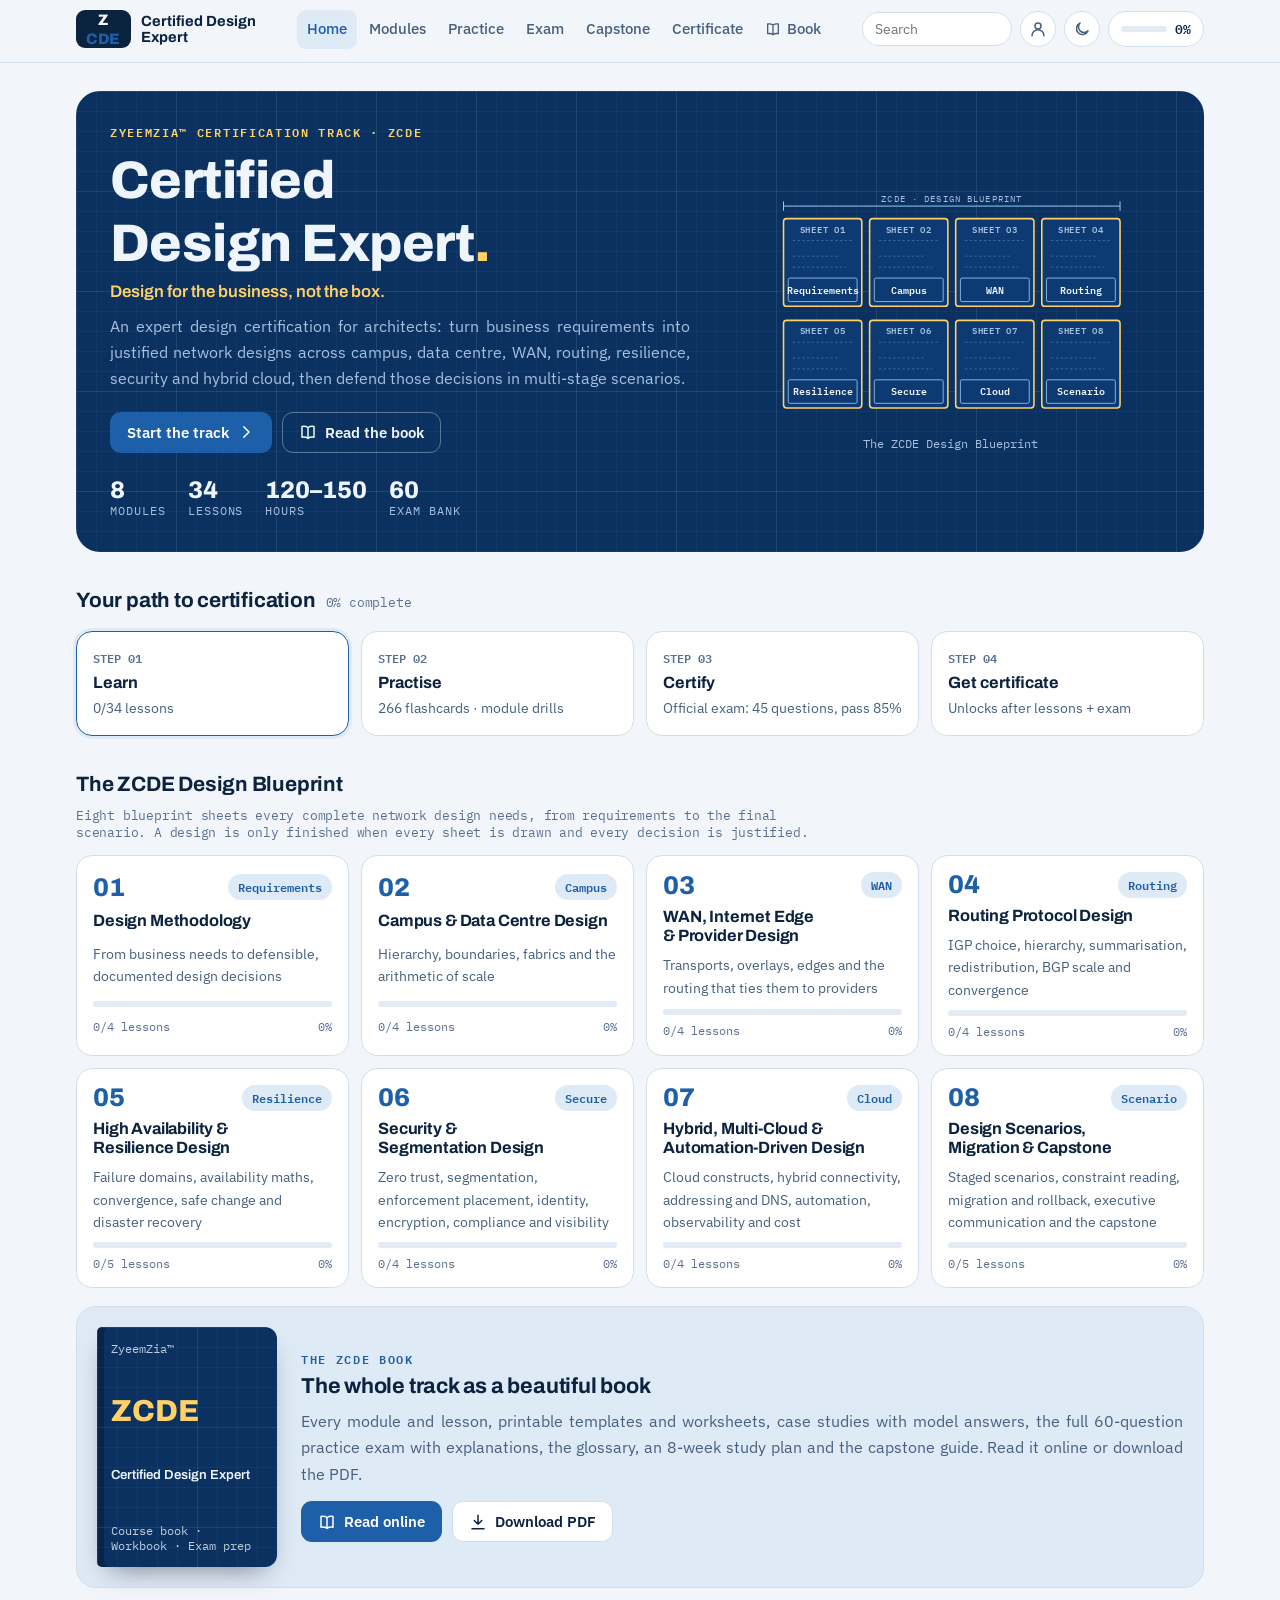
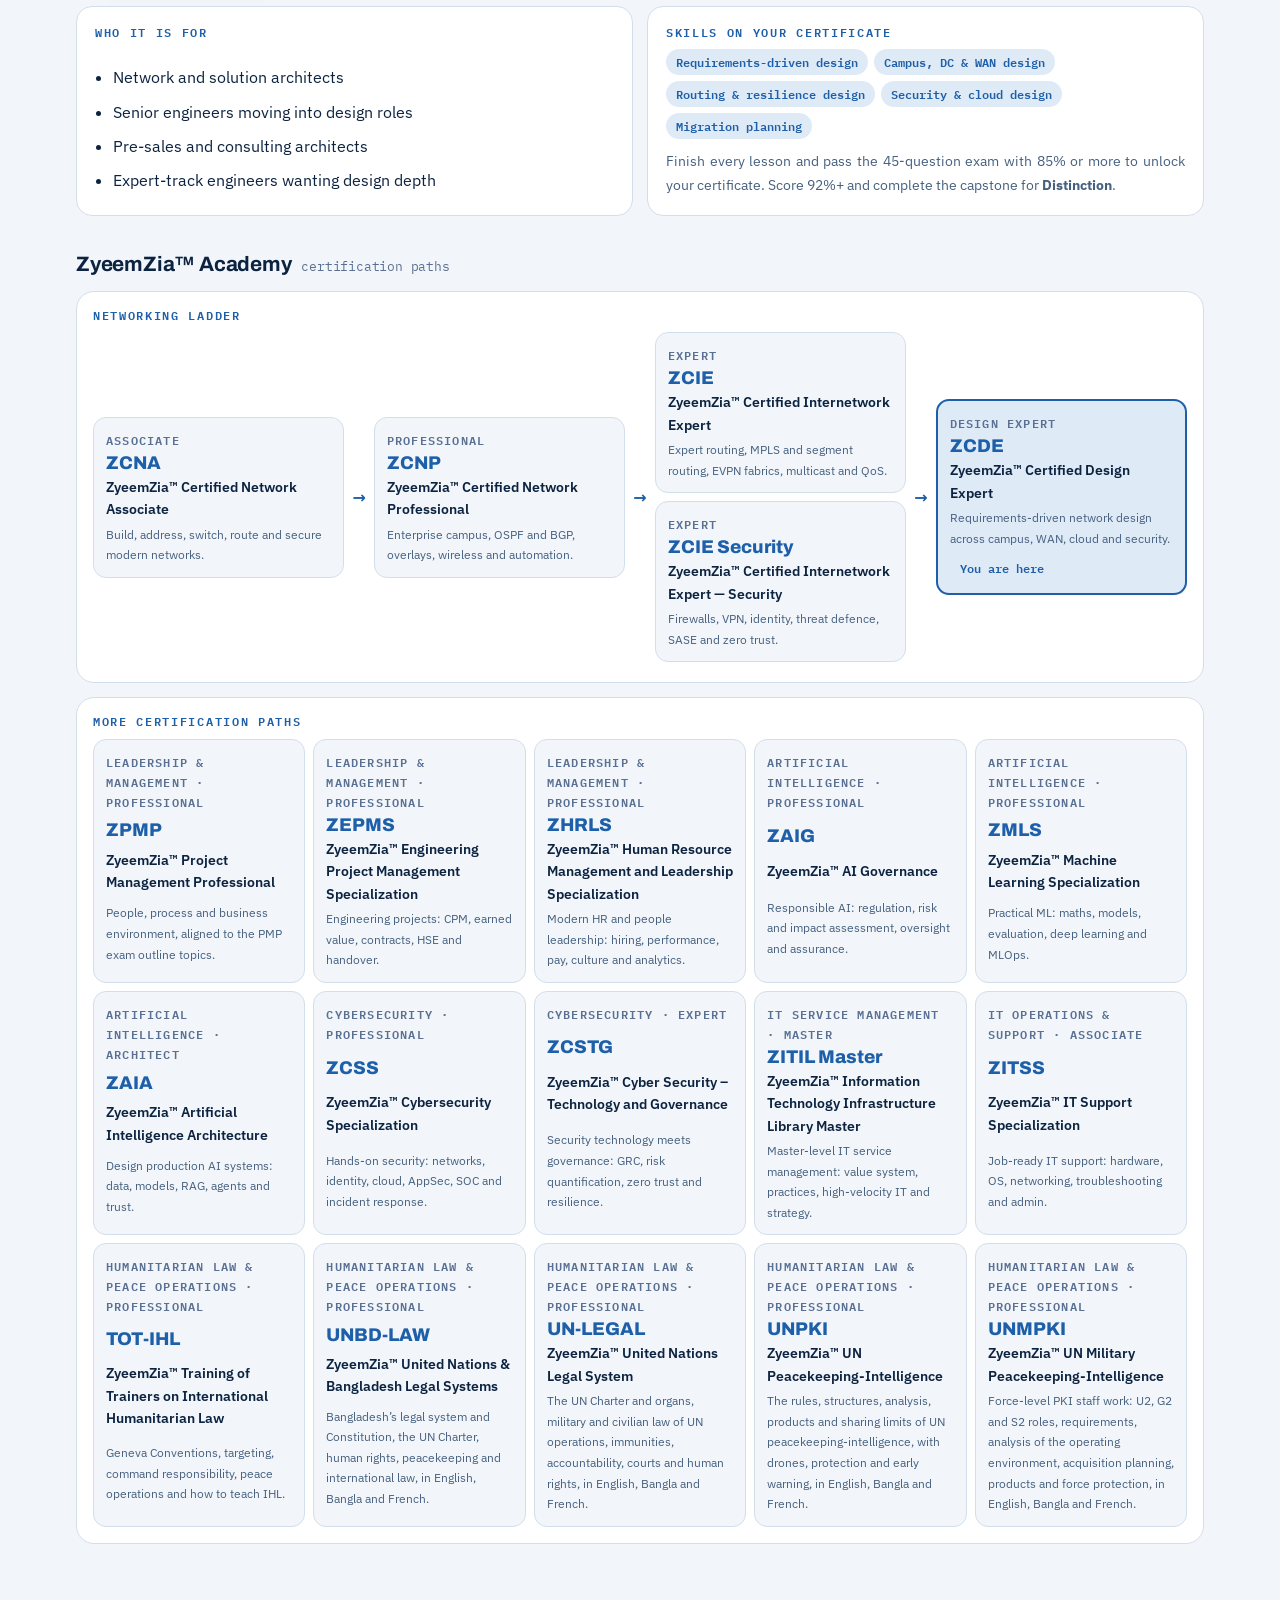
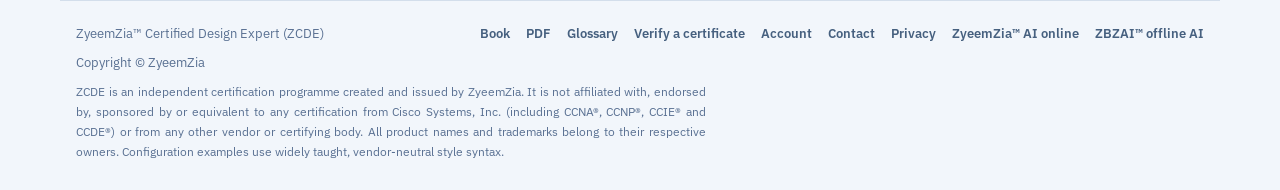
<file: index.html>
<!doctype html>
<html lang="en">
<head>
<meta charset="utf-8">
<meta name="viewport" content="width=device-width, initial-scale=1, viewport-fit=cover">
<title>ZyeemZia™ Certified Design Expert (ZCDE)</title>
<meta name="description" content="ZyeemZia™ Certified Design Expert (ZCDE): requirements-driven network design across campus, data centre, WAN, routing, resilience, security, hybrid cloud and migration scenarios. Free online course, smart book and certificate. Independent programme, not affiliated with Cisco.">
<meta name="author" content="ZyeemZia">
<meta name="theme-color" content="#0b3160">
<link rel="icon" href="favicon.svg" type="image/svg+xml">
<link rel="canonical" href="https://zcde.zyeemzia.com/">
<meta property="og:type" content="website">
<meta property="og:site_name" content="ZyeemZia™ Certification Tracks">
<meta property="og:title" content="ZyeemZia™ Certified Design Expert (ZCDE)">
<meta property="og:description" content="ZyeemZia™ Certified Design Expert (ZCDE): requirements-driven network design across campus, data centre, WAN, routing, resilience, security, hybrid cloud and migration scenarios. Free online course, smart book and certificate. Independent programme, not affiliated with Cisco.">
<meta property="og:url" content="https://zcde.zyeemzia.com/">
<meta property="og:image" content="https://zcde.zyeemzia.com/og-image.png">
<meta property="og:image:width" content="1200">
<meta property="og:image:height" content="630">
<meta name="twitter:card" content="summary_large_image">
<meta name="twitter:image" content="https://zcde.zyeemzia.com/og-image.png">
<script>try{var z=JSON.parse(localStorage.getItem("zcde.v1")||"{}").theme;if(z==="dark"||z==="light")document.documentElement.setAttribute("data-theme",z)}catch(e){}</script>
<link rel="stylesheet" href="fonts.css?v=66d4b9ed12">
<link rel="stylesheet" href="theme.css?v=c5b45040cc">
<link rel="preload" href="fonts/IBMPlexSans-400-latin-a68a20.woff2" as="font" type="font/woff2" crossorigin>
<link rel="preload" href="fonts/Archivo-600-latin-79dc5e.woff2" as="font" type="font/woff2" crossorigin>
<link rel="stylesheet" href="app.css?v=2059a68e38">
</head>
<body>
<header class="topbar">
  <div class="topbar-in">
    <a class="brand" href="#home" aria-label="ZCDE home"><span class="brand-mark">Z<i>CDE</i></span><span class="brand-text"><b>Certified Design Expert</b><small>ZyeemZia™ Certification Track</small></span></a>
    <nav class="mainnav" id="mainnav" aria-label="Main"></nav>
    <div class="top-tools">
      <form class="search" id="searchForm" role="search"><input id="searchInput" type="search" placeholder="Search" aria-label="Search lessons and terms"></form>
      <a class="icon-btn search-icon" href="#search/" aria-label="Search"><svg viewBox="0 0 24 24" fill="none" stroke="currentColor" stroke-width="2" stroke-linecap="round" aria-hidden="true"><circle cx="11" cy="11" r="7"/><path d="M20 20l-4-4"/></svg></a>
      <a class="icon-btn" id="acctBtn" href="#account" aria-label="Sign in"></a>
      <button class="icon-btn" id="themeBtn" type="button" aria-label="Toggle dark mode"></button>
      <a class="prog-chip" id="progChip" href="#settings" aria-label="Your progress"></a>
    </div>
  </div>
  <div class="read-bar" id="readBar"></div>
</header>
<main id="view" class="view" tabindex="-1"><div class="boot" aria-label="Loading the course"><i></i><i></i><i></i></div></main>
<footer class="site-foot">
  <div class="row"><span>ZyeemZia™ Certified Design Expert (ZCDE)</span><span style="display:flex;gap:16px;flex-wrap:wrap"><a href="book.html" target="_blank" rel="noopener">Book</a><a href="ZCDE-Book.pdf" download>PDF</a><a href="#glossary">Glossary</a><a href="#verify/">Verify a certificate</a><a href="#account">Account</a><a href="#contact">Contact</a><a href="privacy.html">Privacy</a><a href="https://ai.zyeemzia.com/" target="_blank" rel="noopener">ZyeemZia™ AI online</a><a href="https://zbzai.zyeemzia.com/" target="_blank" rel="noopener">ZBZAI™ offline AI</a></span><span>Copyright © ZyeemZia</span></div>
  <p class="disc" id="disc"></p>
</footer>
<nav class="tabbar" id="tabbar" aria-label="Main mobile"></nav>
<div class="toast" id="toast" role="status" aria-live="polite" hidden></div>
<script defer src="core.js?v=756f940ff2"></script>
<script defer src="figures.js?v=d0575e00c2"></script>
<script defer src="family.js?v=e2194631f1"></script>
<script defer src="data/track.js?v=23aff2ddfd"></script>
<script defer src="data/m1-4.js?v=42b3993f27"></script>
<script defer src="data/m5-8.js?v=8be7a799c5"></script>
<script defer src="app.js?v=317a90ee0c"></script>
<script>/* ZyeemZia house style: justified writing. Paragraphs and list text that read left-aligned are justified; centred text, headings, buttons and columns too narrow to justify cleanly stay as they are. Copyright © ZyeemZia */(function(){var S='p,li,dd,blockquote';function j(r){if(!r||!r.querySelectorAll)return;var L=r.querySelectorAll(S);for(var i=0;i<L.length;i++){var e=L[i];if(e.getAttribute('data-zj'))continue;e.setAttribute('data-zj','1');var a=getComputedStyle(e).textAlign;if(a==='start'||a==='left'||a==='-webkit-auto'){var w=e.clientWidth;if(!w||w>=280)e.style.textAlign='justify'}}}function go(){j(document);if(!window.MutationObserver)return;new MutationObserver(function(m){for(var i=0;i<m.length;i++){var N=m[i].addedNodes;for(var k=0;k<N.length;k++){var n=N[k];if(n.nodeType===1)j(n.matches&&n.matches(S)?n.parentNode:n)}}}).observe(document.body,{childList:true,subtree:true})}if(document.readyState==='loading')document.addEventListener('DOMContentLoaded',go);else go()})()</script>
</body>
</html>
</file>
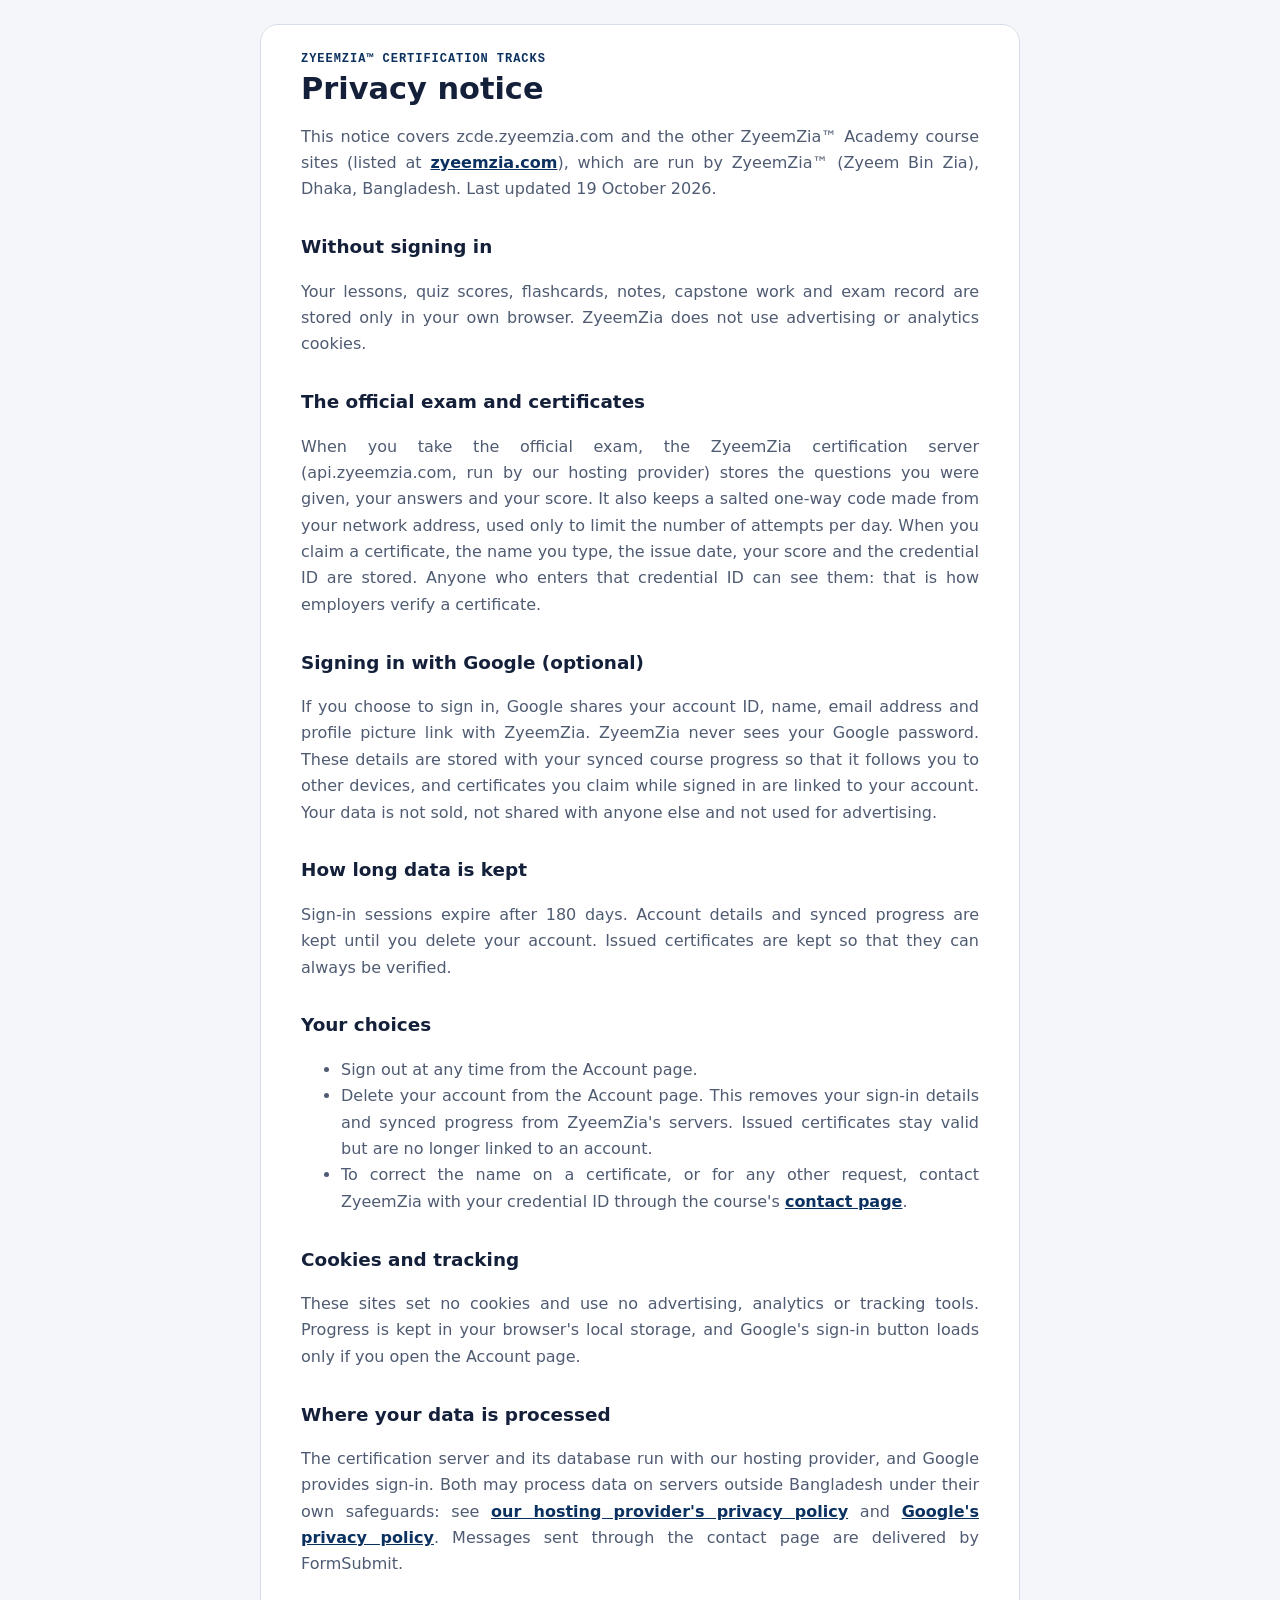
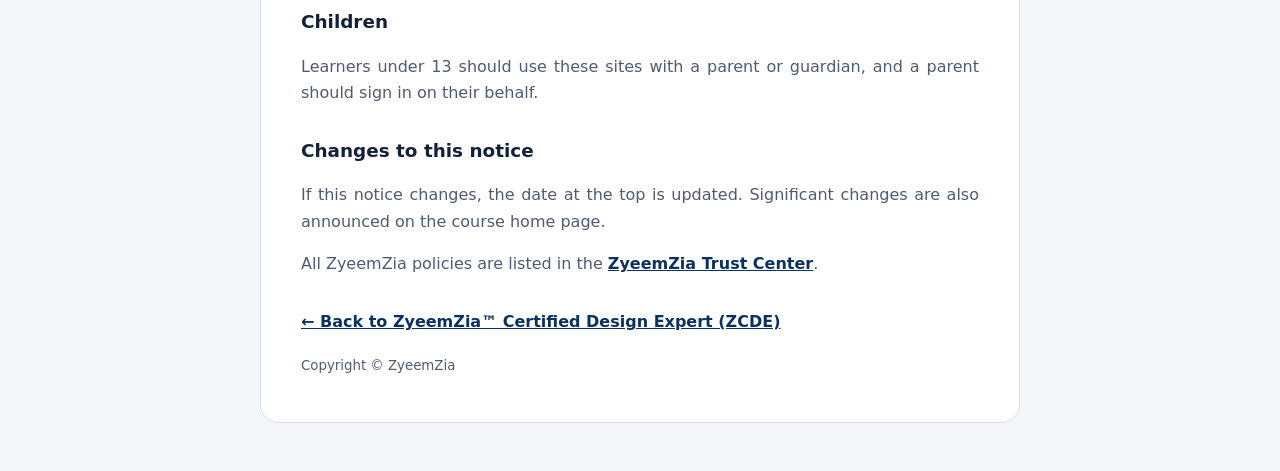
<file: privacy.html>
<!doctype html>
<html lang="en"><head><meta charset="utf-8"><meta name="viewport" content="width=device-width, initial-scale=1">
<title>Privacy notice · ZyeemZia™ ZCDE</title><meta name="description" content="How the ZyeemZia certification tracks handle your data."><link rel="icon" href="favicon.svg" type="image/svg+xml">
<style>:root{--bg:#f4f6f9;--card:#fff;--ink:#14203a;--mut:#4f5b72;--line:#d8dee8;--acc:#0b3160}@media (prefers-color-scheme:dark){:root{--bg:#0b1120;--card:#121a2c;--ink:#e8edf6;--mut:#a6b2c8;--line:#26324a;--acc:#ffd166;color-scheme:dark}}
*{box-sizing:border-box}body{margin:0;background:var(--bg);color:var(--ink);font:16px/1.65 "Segoe UI",system-ui,sans-serif;padding:24px 16px 48px}main{max-width:760px;margin:0 auto;background:var(--card);border:1px solid var(--line);border-radius:18px;padding:28px clamp(18px,5vw,40px)}
h1{font-size:1.9rem;line-height:1.2;margin:.2em 0 .4em}h2{font-size:1.15rem;margin:1.6em 0 .3em}p,li{color:var(--mut)}a{color:var(--acc);font-weight:600}.eb{font:700 .75rem/1 ui-monospace,Consolas,monospace;letter-spacing:.08em;text-transform:uppercase;color:var(--acc)}small{color:var(--mut)}</style><link rel="canonical" href="https://zcde.zyeemzia.com/privacy.html">
</head>
<body><main>
<div class="eb">ZyeemZia™ certification tracks</div>
<h1>Privacy notice</h1>
<p>This notice covers zcde.zyeemzia.com and the other ZyeemZia™ Academy course sites (listed at <a href="https://zyeemzia.com/#academy">zyeemzia.com</a>), which are run by ZyeemZia™ (Zyeem Bin Zia), Dhaka, Bangladesh. Last updated 19 October 2026.</p>
<h2>Without signing in</h2>
<p>Your lessons, quiz scores, flashcards, notes, capstone work and exam record are stored only in your own browser. ZyeemZia does not use advertising or analytics cookies.</p>
<h2>The official exam and certificates</h2>
<p>When you take the official exam, the ZyeemZia certification server (api.zyeemzia.com, run by our hosting provider) stores the questions you were given, your answers and your score. It also keeps a salted one-way code made from your network address, used only to limit the number of attempts per day. When you claim a certificate, the name you type, the issue date, your score and the credential ID are stored. Anyone who enters that credential ID can see them: that is how employers verify a certificate.</p>
<h2>Signing in with Google (optional)</h2>
<p>If you choose to sign in, Google shares your account ID, name, email address and profile picture link with ZyeemZia. ZyeemZia never sees your Google password. These details are stored with your synced course progress so that it follows you to other devices, and certificates you claim while signed in are linked to your account. Your data is not sold, not shared with anyone else and not used for advertising.</p>
<h2>How long data is kept</h2>
<p>Sign-in sessions expire after 180 days. Account details and synced progress are kept until you delete your account. Issued certificates are kept so that they can always be verified.</p>
<h2>Your choices</h2>
<ul><li>Sign out at any time from the Account page.</li><li>Delete your account from the Account page. This removes your sign-in details and synced progress from ZyeemZia's servers. Issued certificates stay valid but are no longer linked to an account.</li><li>To correct the name on a certificate, or for any other request, contact ZyeemZia with your credential ID through the course's <a href="./#contact">contact page</a>.</li></ul>
<h2>Cookies and tracking</h2>
<p>These sites set no cookies and use no advertising, analytics or tracking tools. Progress is kept in your browser's local storage, and Google's sign-in button loads only if you open the Account page.</p>
<h2>Where your data is processed</h2>
<p>The certification server and its database run with our hosting provider, and Google provides sign-in. Both may process data on servers outside Bangladesh under their own safeguards: see <a href="https://www.cloudflare.com/privacypolicy/">our hosting provider's privacy policy</a> and <a href="https://policies.google.com/privacy">Google's privacy policy</a>. Messages sent through the contact page are delivered by FormSubmit.</p>
<h2>Children</h2>
<p>Learners under 13 should use these sites with a parent or guardian, and a parent should sign in on their behalf.</p>
<h2>Changes to this notice</h2>
<p>If this notice changes, the date at the top is updated. Significant changes are also announced on the course home page.</p>
<p>All ZyeemZia policies are listed in the <a href="https://policy.zyeemzia.com/">ZyeemZia Trust Center</a>.</p>
<p style="margin-top:2em"><a href="./">← Back to ZyeemZia™ Certified Design Expert (ZCDE)</a></p>
<p><small>Copyright © ZyeemZia</small></p>
</main><script>/* ZyeemZia house style: justified writing. Paragraphs and list text that read left-aligned are justified; centred text, headings, buttons and columns too narrow to justify cleanly stay as they are. Copyright © ZyeemZia */(function(){var S='p,li,dd,blockquote';function j(r){if(!r||!r.querySelectorAll)return;var L=r.querySelectorAll(S);for(var i=0;i<L.length;i++){var e=L[i];if(e.getAttribute('data-zj'))continue;e.setAttribute('data-zj','1');var a=getComputedStyle(e).textAlign;if(a==='start'||a==='left'||a==='-webkit-auto'){var w=e.clientWidth;if(!w||w>=280)e.style.textAlign='justify'}}}function go(){j(document);if(!window.MutationObserver)return;new MutationObserver(function(m){for(var i=0;i<m.length;i++){var N=m[i].addedNodes;for(var k=0;k<N.length;k++){var n=N[k];if(n.nodeType===1)j(n.matches&&n.matches(S)?n.parentNode:n)}}}).observe(document.body,{childList:true,subtree:true})}if(document.readyState==='loading')document.addEventListener('DOMContentLoaded',go);else go()})()</script>
</body></html>
</file>
<file: fonts.css>
/* Bundled Google Fonts (SIL Open Font License) for offline use and PDF printing */
@font-face {
  font-family: 'Archivo';
  font-style: normal;
  font-weight: 600;
  font-stretch: 100%;
  font-display: swap;
  src: url(fonts/Archivo-600-latin-ext-20ba07.woff2) format('woff2');
  unicode-range: U+0100-02BA, U+02BD-02C5, U+02C7-02CC, U+02CE-02D7, U+02DD-02FF, U+0304, U+0308, U+0329, U+1D00-1DBF, U+1E00-1E9F, U+1EF2-1EFF, U+2020, U+20A0-20AB, U+20AD-20C4, U+2113, U+2C60-2C7F, U+A720-A7FF;
}
@font-face {
  font-family: 'Archivo';
  font-style: normal;
  font-weight: 600;
  font-stretch: 100%;
  font-display: swap;
  src: url(fonts/Archivo-600-latin-79dc5e.woff2) format('woff2');
  unicode-range: U+0000-00FF, U+0131, U+0152-0153, U+02BB-02BC, U+02C6, U+02DA, U+02DC, U+0304, U+0308, U+0329, U+2000-206F, U+20AC, U+2122, U+2191, U+2193, U+2212, U+2215, U+FEFF, U+FFFD;
}
@font-face {
  font-family: 'Archivo';
  font-style: normal;
  font-weight: 700;
  font-stretch: 100%;
  font-display: swap;
  src: url(fonts/Archivo-600-latin-ext-20ba07.woff2) format('woff2');
  unicode-range: U+0100-02BA, U+02BD-02C5, U+02C7-02CC, U+02CE-02D7, U+02DD-02FF, U+0304, U+0308, U+0329, U+1D00-1DBF, U+1E00-1E9F, U+1EF2-1EFF, U+2020, U+20A0-20AB, U+20AD-20C4, U+2113, U+2C60-2C7F, U+A720-A7FF;
}
@font-face {
  font-family: 'Archivo';
  font-style: normal;
  font-weight: 700;
  font-stretch: 100%;
  font-display: swap;
  src: url(fonts/Archivo-600-latin-79dc5e.woff2) format('woff2');
  unicode-range: U+0000-00FF, U+0131, U+0152-0153, U+02BB-02BC, U+02C6, U+02DA, U+02DC, U+0304, U+0308, U+0329, U+2000-206F, U+20AC, U+2122, U+2191, U+2193, U+2212, U+2215, U+FEFF, U+FFFD;
}
@font-face {
  font-family: 'Archivo';
  font-style: normal;
  font-weight: 800;
  font-stretch: 100%;
  font-display: swap;
  src: url(fonts/Archivo-600-latin-ext-20ba07.woff2) format('woff2');
  unicode-range: U+0100-02BA, U+02BD-02C5, U+02C7-02CC, U+02CE-02D7, U+02DD-02FF, U+0304, U+0308, U+0329, U+1D00-1DBF, U+1E00-1E9F, U+1EF2-1EFF, U+2020, U+20A0-20AB, U+20AD-20C4, U+2113, U+2C60-2C7F, U+A720-A7FF;
}
@font-face {
  font-family: 'Archivo';
  font-style: normal;
  font-weight: 800;
  font-stretch: 100%;
  font-display: swap;
  src: url(fonts/Archivo-600-latin-79dc5e.woff2) format('woff2');
  unicode-range: U+0000-00FF, U+0131, U+0152-0153, U+02BB-02BC, U+02C6, U+02DA, U+02DC, U+0304, U+0308, U+0329, U+2000-206F, U+20AC, U+2122, U+2191, U+2193, U+2212, U+2215, U+FEFF, U+FFFD;
}
@font-face {
  font-family: 'IBM Plex Mono';
  font-style: normal;
  font-weight: 400;
  font-display: swap;
  src: url(fonts/IBMPlexMono-400-latin-ext-7f25d9.woff2) format('woff2');
  unicode-range: U+0100-02BA, U+02BD-02C5, U+02C7-02CC, U+02CE-02D7, U+02DD-02FF, U+0304, U+0308, U+0329, U+1D00-1DBF, U+1E00-1E9F, U+1EF2-1EFF, U+2020, U+20A0-20AB, U+20AD-20C4, U+2113, U+2C60-2C7F, U+A720-A7FF;
}
@font-face {
  font-family: 'IBM Plex Mono';
  font-style: normal;
  font-weight: 400;
  font-display: swap;
  src: url(fonts/IBMPlexMono-400-latin-d196e8.woff2) format('woff2');
  unicode-range: U+0000-00FF, U+0131, U+0152-0153, U+02BB-02BC, U+02C6, U+02DA, U+02DC, U+0304, U+0308, U+0329, U+2000-206F, U+20AC, U+2122, U+2191, U+2193, U+2212, U+2215, U+FEFF, U+FFFD;
}
@font-face {
  font-family: 'IBM Plex Mono';
  font-style: normal;
  font-weight: 600;
  font-display: swap;
  src: url(fonts/IBMPlexMono-600-latin-ext-bf8910.woff2) format('woff2');
  unicode-range: U+0100-02BA, U+02BD-02C5, U+02C7-02CC, U+02CE-02D7, U+02DD-02FF, U+0304, U+0308, U+0329, U+1D00-1DBF, U+1E00-1E9F, U+1EF2-1EFF, U+2020, U+20A0-20AB, U+20AD-20C4, U+2113, U+2C60-2C7F, U+A720-A7FF;
}
@font-face {
  font-family: 'IBM Plex Mono';
  font-style: normal;
  font-weight: 600;
  font-display: swap;
  src: url(fonts/IBMPlexMono-600-latin-9b8270.woff2) format('woff2');
  unicode-range: U+0000-00FF, U+0131, U+0152-0153, U+02BB-02BC, U+02C6, U+02DA, U+02DC, U+0304, U+0308, U+0329, U+2000-206F, U+20AC, U+2122, U+2191, U+2193, U+2212, U+2215, U+FEFF, U+FFFD;
}
@font-face {
  font-family: 'IBM Plex Sans';
  font-style: italic;
  font-weight: 400;
  font-stretch: 100%;
  font-display: swap;
  src: url(fonts/IBMPlexSans-400i-latin-ext-77f5d9.woff2) format('woff2');
  unicode-range: U+0100-02BA, U+02BD-02C5, U+02C7-02CC, U+02CE-02D7, U+02DD-02FF, U+0304, U+0308, U+0329, U+1D00-1DBF, U+1E00-1E9F, U+1EF2-1EFF, U+2020, U+20A0-20AB, U+20AD-20C4, U+2113, U+2C60-2C7F, U+A720-A7FF;
}
@font-face {
  font-family: 'IBM Plex Sans';
  font-style: italic;
  font-weight: 400;
  font-stretch: 100%;
  font-display: swap;
  src: url(fonts/IBMPlexSans-400i-latin-46a3d9.woff2) format('woff2');
  unicode-range: U+0000-00FF, U+0131, U+0152-0153, U+02BB-02BC, U+02C6, U+02DA, U+02DC, U+0304, U+0308, U+0329, U+2000-206F, U+20AC, U+2122, U+2191, U+2193, U+2212, U+2215, U+FEFF, U+FFFD;
}
@font-face {
  font-family: 'IBM Plex Sans';
  font-style: normal;
  font-weight: 400;
  font-stretch: 100%;
  font-display: swap;
  src: url(fonts/IBMPlexSans-400-latin-ext-71c30c.woff2) format('woff2');
  unicode-range: U+0100-02BA, U+02BD-02C5, U+02C7-02CC, U+02CE-02D7, U+02DD-02FF, U+0304, U+0308, U+0329, U+1D00-1DBF, U+1E00-1E9F, U+1EF2-1EFF, U+2020, U+20A0-20AB, U+20AD-20C4, U+2113, U+2C60-2C7F, U+A720-A7FF;
}
@font-face {
  font-family: 'IBM Plex Sans';
  font-style: normal;
  font-weight: 400;
  font-stretch: 100%;
  font-display: swap;
  src: url(fonts/IBMPlexSans-400-latin-a68a20.woff2) format('woff2');
  unicode-range: U+0000-00FF, U+0131, U+0152-0153, U+02BB-02BC, U+02C6, U+02DA, U+02DC, U+0304, U+0308, U+0329, U+2000-206F, U+20AC, U+2122, U+2191, U+2193, U+2212, U+2215, U+FEFF, U+FFFD;
}
@font-face {
  font-family: 'IBM Plex Sans';
  font-style: normal;
  font-weight: 500;
  font-stretch: 100%;
  font-display: swap;
  src: url(fonts/IBMPlexSans-400-latin-ext-71c30c.woff2) format('woff2');
  unicode-range: U+0100-02BA, U+02BD-02C5, U+02C7-02CC, U+02CE-02D7, U+02DD-02FF, U+0304, U+0308, U+0329, U+1D00-1DBF, U+1E00-1E9F, U+1EF2-1EFF, U+2020, U+20A0-20AB, U+20AD-20C4, U+2113, U+2C60-2C7F, U+A720-A7FF;
}
@font-face {
  font-family: 'IBM Plex Sans';
  font-style: normal;
  font-weight: 500;
  font-stretch: 100%;
  font-display: swap;
  src: url(fonts/IBMPlexSans-400-latin-a68a20.woff2) format('woff2');
  unicode-range: U+0000-00FF, U+0131, U+0152-0153, U+02BB-02BC, U+02C6, U+02DA, U+02DC, U+0304, U+0308, U+0329, U+2000-206F, U+20AC, U+2122, U+2191, U+2193, U+2212, U+2215, U+FEFF, U+FFFD;
}
@font-face {
  font-family: 'IBM Plex Sans';
  font-style: normal;
  font-weight: 600;
  font-stretch: 100%;
  font-display: swap;
  src: url(fonts/IBMPlexSans-400-latin-ext-71c30c.woff2) format('woff2');
  unicode-range: U+0100-02BA, U+02BD-02C5, U+02C7-02CC, U+02CE-02D7, U+02DD-02FF, U+0304, U+0308, U+0329, U+1D00-1DBF, U+1E00-1E9F, U+1EF2-1EFF, U+2020, U+20A0-20AB, U+20AD-20C4, U+2113, U+2C60-2C7F, U+A720-A7FF;
}
@font-face {
  font-family: 'IBM Plex Sans';
  font-style: normal;
  font-weight: 600;
  font-stretch: 100%;
  font-display: swap;
  src: url(fonts/IBMPlexSans-400-latin-a68a20.woff2) format('woff2');
  unicode-range: U+0000-00FF, U+0131, U+0152-0153, U+02BB-02BC, U+02C6, U+02DA, U+02DC, U+0304, U+0308, U+0329, U+2000-206F, U+20AC, U+2122, U+2191, U+2193, U+2212, U+2215, U+FEFF, U+FFFD;
}
@font-face {
  font-family: 'IBM Plex Sans';
  font-style: normal;
  font-weight: 700;
  font-stretch: 100%;
  font-display: swap;
  src: url(fonts/IBMPlexSans-400-latin-ext-71c30c.woff2) format('woff2');
  unicode-range: U+0100-02BA, U+02BD-02C5, U+02C7-02CC, U+02CE-02D7, U+02DD-02FF, U+0304, U+0308, U+0329, U+1D00-1DBF, U+1E00-1E9F, U+1EF2-1EFF, U+2020, U+20A0-20AB, U+20AD-20C4, U+2113, U+2C60-2C7F, U+A720-A7FF;
}
@font-face {
  font-family: 'IBM Plex Sans';
  font-style: normal;
  font-weight: 700;
  font-stretch: 100%;
  font-display: swap;
  src: url(fonts/IBMPlexSans-400-latin-a68a20.woff2) format('woff2');
  unicode-range: U+0000-00FF, U+0131, U+0152-0153, U+02BB-02BC, U+02C6, U+02DA, U+02DC, U+0304, U+0308, U+0329, U+2000-206F, U+20AC, U+2122, U+2191, U+2193, U+2212, U+2215, U+FEFF, U+FFFD;
}
@font-face {
  font-family: 'Sora';
  font-style: normal;
  font-weight: 500;
  font-display: swap;
  src: url(fonts/Sora-500-latin-ext-f9e5e3.woff2) format('woff2');
  unicode-range: U+0100-02BA, U+02BD-02C5, U+02C7-02CC, U+02CE-02D7, U+02DD-02FF, U+0304, U+0308, U+0329, U+1D00-1DBF, U+1E00-1E9F, U+1EF2-1EFF, U+2020, U+20A0-20AB, U+20AD-20C4, U+2113, U+2C60-2C7F, U+A720-A7FF;
}
@font-face {
  font-family: 'Sora';
  font-style: normal;
  font-weight: 500;
  font-display: swap;
  src: url(fonts/Sora-500-latin-4fa0aa.woff2) format('woff2');
  unicode-range: U+0000-00FF, U+0131, U+0152-0153, U+02BB-02BC, U+02C6, U+02DA, U+02DC, U+0304, U+0308, U+0329, U+2000-206F, U+20AC, U+2122, U+2191, U+2193, U+2212, U+2215, U+FEFF, U+FFFD;
}
@font-face {
  font-family: 'Sora';
  font-style: normal;
  font-weight: 600;
  font-display: swap;
  src: url(fonts/Sora-500-latin-ext-f9e5e3.woff2) format('woff2');
  unicode-range: U+0100-02BA, U+02BD-02C5, U+02C7-02CC, U+02CE-02D7, U+02DD-02FF, U+0304, U+0308, U+0329, U+1D00-1DBF, U+1E00-1E9F, U+1EF2-1EFF, U+2020, U+20A0-20AB, U+20AD-20C4, U+2113, U+2C60-2C7F, U+A720-A7FF;
}
@font-face {
  font-family: 'Sora';
  font-style: normal;
  font-weight: 600;
  font-display: swap;
  src: url(fonts/Sora-500-latin-4fa0aa.woff2) format('woff2');
  unicode-range: U+0000-00FF, U+0131, U+0152-0153, U+02BB-02BC, U+02C6, U+02DA, U+02DC, U+0304, U+0308, U+0329, U+2000-206F, U+20AC, U+2122, U+2191, U+2193, U+2212, U+2215, U+FEFF, U+FFFD;
}
@font-face {
  font-family: 'Sora';
  font-style: normal;
  font-weight: 700;
  font-display: swap;
  src: url(fonts/Sora-500-latin-ext-f9e5e3.woff2) format('woff2');
  unicode-range: U+0100-02BA, U+02BD-02C5, U+02C7-02CC, U+02CE-02D7, U+02DD-02FF, U+0304, U+0308, U+0329, U+1D00-1DBF, U+1E00-1E9F, U+1EF2-1EFF, U+2020, U+20A0-20AB, U+20AD-20C4, U+2113, U+2C60-2C7F, U+A720-A7FF;
}
@font-face {
  font-family: 'Sora';
  font-style: normal;
  font-weight: 700;
  font-display: swap;
  src: url(fonts/Sora-500-latin-4fa0aa.woff2) format('woff2');
  unicode-range: U+0000-00FF, U+0131, U+0152-0153, U+02BB-02BC, U+02C6, U+02DA, U+02DC, U+0304, U+0308, U+0329, U+2000-206F, U+20AC, U+2122, U+2191, U+2193, U+2212, U+2215, U+FEFF, U+FFFD;
}
@font-face {
  font-family: 'Sora';
  font-style: normal;
  font-weight: 800;
  font-display: swap;
  src: url(fonts/Sora-500-latin-ext-f9e5e3.woff2) format('woff2');
  unicode-range: U+0100-02BA, U+02BD-02C5, U+02C7-02CC, U+02CE-02D7, U+02DD-02FF, U+0304, U+0308, U+0329, U+1D00-1DBF, U+1E00-1E9F, U+1EF2-1EFF, U+2020, U+20A0-20AB, U+20AD-20C4, U+2113, U+2C60-2C7F, U+A720-A7FF;
}
@font-face {
  font-family: 'Sora';
  font-style: normal;
  font-weight: 800;
  font-display: swap;
  src: url(fonts/Sora-500-latin-4fa0aa.woff2) format('woff2');
  unicode-range: U+0000-00FF, U+0131, U+0152-0153, U+02BB-02BC, U+02C6, U+02DA, U+02DC, U+0304, U+0308, U+0329, U+2000-206F, U+20AC, U+2122, U+2191, U+2193, U+2212, U+2215, U+FEFF, U+FFFD;
}
</file>
<file: theme.css>
/* ZCDE — "blueprint": drafting blue, pencil yellow; blueprint grid motif. */
:root {
  --bg: #f2f6fb; --surface: #ffffff; --surface-2: #e3ebf5; --ink: #0c2340; --ink-2: #46607f; --ink-3: #597092; --line: #d3deeb;
  --accent: #1d5fa8; --accent-ink: #ffffff; --accent-soft: #dfeaf7; --accent-2: #9c5e0c; --accent-2-soft: #f6e9d4;
  --good: #1d7a4b; --good-soft: #dcf1e4; --bad: #b42a2a; --bad-soft: #f9e2e0; --warn: #b77800; --warn-soft: #fbefd3; --on-status: #ffffff;
  --hero-bg: #0b3160; --hero-ink: #eef5fd; --hero-ink-2: #a6c0e0; --hero-accent: #ffd166;
  --motif: linear-gradient(rgba(255,255,255,.07) 1px, transparent 1px) 0 0 / 20px 20px, linear-gradient(90deg, rgba(255,255,255,.07) 1px, transparent 1px) 0 0 / 20px 20px, linear-gradient(rgba(255,255,255,.13) 1px, transparent 1px) 0 0 / 100px 100px, linear-gradient(90deg, rgba(255,255,255,.13) 1px, transparent 1px) 0 0 / 100px 100px;
  --sg-line: #3d6aa0; --sg-accent: #ffd166; --sg-accent-2: #9fd3ff; --sg-node: #0d3a72; --sg-ink: #eef5fd; --sg-ink-2: #a6c0e0;
  --f-display: "Archivo", "IBM Plex Sans", "Segoe UI", sans-serif; --f-body: "IBM Plex Sans", "Segoe UI", system-ui, sans-serif; --f-mono: "IBM Plex Mono", Consolas, monospace;
  --radius: 16px;
}
@media (prefers-color-scheme: dark) {
  :root:not([data-theme="light"]) {
  --bg: #06121f; --surface: #0c1c2e; --surface-2: #13263c; --ink: #e6eef8; --ink-2: #a3b8d0; --ink-3: #6f879f; --line: #1f3550;
  --accent: #6fb0ff; --accent-ink: #04152a; --accent-soft: #12304f; --accent-2: #ffd166; --accent-2-soft: #3a2e10;
  --good: #5bd39a; --good-soft: #10301f; --bad: #ff7a7a; --bad-soft: #3a1616; --warn: #f2b84c; --warn-soft: #3a2c10; --on-status: #06121f;
  color-scheme: dark;
  }
}
:root[data-theme="dark"] {
  --bg: #06121f; --surface: #0c1c2e; --surface-2: #13263c; --ink: #e6eef8; --ink-2: #a3b8d0; --ink-3: #6f879f; --line: #1f3550;
  --accent: #6fb0ff; --accent-ink: #04152a; --accent-soft: #12304f; --accent-2: #ffd166; --accent-2-soft: #3a2e10;
  --good: #5bd39a; --good-soft: #10301f; --bad: #ff7a7a; --bad-soft: #3a1616; --warn: #f2b84c; --warn-soft: #3a2c10; --on-status: #06121f;
  color-scheme: dark;
}
</file>
<file: app.css>
/* ZyeemZia certification engine — site styles. Colours and faces come from theme.css (per track). */
/* Form controls use the page font; browsers otherwise fall back to Arial. */
button, input, select, textarea { font-family: inherit; }
/* Small print never drops below 12px on screen. */
small { font-size: max(12px, .85em); }
* { box-sizing: border-box; }
[hidden] { display: none !important; }
html { -webkit-text-size-adjust: 100%; }
body { margin: 0; background: var(--bg); color: var(--ink); font: 16px/1.65 var(--f-body); }
a { color: var(--accent); }
button { font: inherit; color: inherit; }
:focus-visible { outline: 3px solid var(--accent-2); outline-offset: 2px; border-radius: 6px; }
h1, h2, h3, h4 { margin: 0; line-height: 1.2; text-wrap: balance; font-family: var(--f-display); letter-spacing: -.01em; }
p { margin: 0; }
code { font: .9em var(--f-mono); background: var(--surface-2); padding: 1px 6px; border-radius: 5px; }
.muted { color: var(--ink-2); }
.eyebrow { font: 600 max(12px, .75rem)/1.2 var(--f-mono); letter-spacing: .14em; text-transform: uppercase; color: var(--accent); }

/* ---------- chrome ---------- */
.topbar { position: sticky; top: 0; padding-top: env(safe-area-inset-top, 0px); z-index: 30; background: color-mix(in srgb, var(--bg) 88%, transparent); backdrop-filter: blur(10px) saturate(1.3); -webkit-backdrop-filter: blur(10px) saturate(1.3); border-bottom: 1px solid var(--line); }
.topbar-in { max-width: 1160px; margin: 0 auto; display: flex; align-items: center; gap: 16px; padding-block: 10px; padding-left: max(16px, env(safe-area-inset-left, 0px)); padding-right: max(16px, env(safe-area-inset-right, 0px)); }
.brand { display: flex; align-items: center; gap: 10px; text-decoration: none; color: var(--ink); flex-shrink: 0; }
.brand-mark { height: 38px; padding: 0 10px; display: grid; place-items: center; background: var(--ink); color: var(--bg); font: 800 .95rem var(--f-display); letter-spacing: .04em; border-radius: 9px; }
.brand-mark i { font-style: normal; color: var(--accent); }
.brand-text { display: flex; flex-direction: column; line-height: 1.15; }
.brand-text b { font: 700 .92rem var(--f-display); }
.brand-text small { font: 500 max(12px, .75rem) var(--f-mono); color: var(--ink-2); letter-spacing: .04em; }
.mainnav { display: flex; gap: 2px; margin-left: 8px; }
.mainnav a { text-decoration: none; color: var(--ink-2); padding: 7px 10px; border-radius: 9px; font-weight: 500; font-size: .93rem; white-space: nowrap; display: inline-flex; gap: 6px; align-items: center; }
.mainnav a:hover { background: var(--surface-2); color: var(--ink); }
.mainnav a[aria-current="page"] { color: var(--accent); background: var(--accent-soft); }
.mainnav svg { width: 16px; height: 16px; }
.top-tools { margin-left: auto; display: flex; gap: 8px; align-items: center; }
.icon-btn { width: 36px; height: 36px; border-radius: 50%; border: 1px solid var(--line); background: var(--surface); display: grid; place-items: center; cursor: pointer; color: var(--ink-2); }
.icon-btn svg, .btn svg, .tabbar svg { width: 18px; height: 18px; }
.prog-chip { display: inline-flex; align-items: center; gap: 8px; text-decoration: none; color: var(--ink); font: 600 .82rem var(--f-mono); background: var(--surface); border: 1px solid var(--line); padding: 6px 12px; border-radius: 999px; font-variant-numeric: tabular-nums; white-space: nowrap; }
.prog-chip i { width: 46px; height: 6px; border-radius: 9px; background: var(--surface-2); overflow: hidden; display: inline-block; }
.prog-chip i b { display: block; height: 100%; background: var(--accent); }
.read-bar { height: 3px; width: 100%; background: var(--accent); transform: scaleX(0); transform-origin: 0 50%; transition: transform .15s; }
.tabbar { display: none; }
.view { max-width: 1160px; margin: 0 auto; outline: none; padding-block: 28px 56px; padding-left: max(16px, env(safe-area-inset-left, 0px)); padding-right: max(16px, env(safe-area-inset-right, 0px)); }
.site-foot { max-width: 1160px; margin: 0 auto; padding-block: 22px 28px; padding-left: max(16px, env(safe-area-inset-left, 0px)); padding-right: max(16px, env(safe-area-inset-right, 0px)); border-top: 1px solid var(--line); color: var(--ink-3); font-size: .82rem; display: grid; gap: 8px; }
.site-foot .row { display: flex; gap: 8px 18px; flex-wrap: wrap; justify-content: space-between; }
.site-foot a { color: var(--ink-2); text-decoration: none; font-weight: 600; }
.site-foot .disc { font-size: max(12px, .76rem); max-width: 90ch; }

/* ---------- common ---------- */
.btn { display: inline-flex; align-items: center; justify-content: center; gap: 8px; border: 1px solid var(--line); background: var(--surface); color: var(--ink); padding: 10px 16px; border-radius: 11px; cursor: pointer; font-weight: 600; text-decoration: none; font-size: .95rem; line-height: 1.25; }
.btn:hover { border-color: var(--ink-3); }
.btn-primary { background: var(--accent); color: var(--accent-ink); border-color: transparent; }
.btn-primary:hover { filter: brightness(1.07); border-color: transparent; }
.btn-dark { background: var(--ink); color: var(--bg); border-color: transparent; }
.btn-ghost { background: none; border-color: transparent; color: var(--ink-2); }
.btn-sm { padding: 6px 11px; font-size: .85rem; border-radius: 9px; }
.btn[disabled] { opacity: .45; cursor: not-allowed; }
.chip { display: inline-flex; align-items: center; gap: 5px; padding: 3px 10px; border-radius: 999px; font: 600 max(12px, .76rem) var(--f-mono); background: var(--surface-2); color: var(--ink-2); white-space: nowrap; }
.chip.ok { background: var(--good-soft); color: var(--good); }
.chip.acc { background: var(--accent-soft); color: var(--accent); }
.chips { display: flex; flex-wrap: wrap; gap: 6px; }
.card { background: var(--surface); border: 1px solid var(--line); border-radius: var(--radius); }
.page-head { display: grid; gap: 6px; margin-bottom: 22px; }
.page-title { font-size: clamp(1.7rem, 3.4vw, 2.4rem); }
.section-title { font-size: 1.3rem; margin: 36px 0 14px; display: flex; align-items: baseline; gap: 10px; flex-wrap: wrap; }
.section-title small { font: 500 .8rem var(--f-mono); color: var(--ink-3); }
.bar { height: 6px; border-radius: 9px; background: var(--surface-2); overflow: hidden; }
.bar > i { display: block; height: 100%; background: var(--accent); }
.empty { text-align: center; padding: 48px 20px; color: var(--ink-2); border: 1px dashed var(--line); border-radius: 18px; }

/* ---------- home ---------- */
.hero { position: relative; overflow: hidden; display: grid; grid-template-columns: minmax(0, 1.15fr) minmax(0, .85fr); gap: 28px; align-items: center; padding: 34px; border-radius: 24px; background: var(--hero-bg); color: var(--hero-ink); }
.hero .motif { position: absolute; inset: 0; pointer-events: none; opacity: .5; background: var(--motif); }
.hero > *:not(.motif) { position: relative; min-width: 0; }
.hero .eyebrow { color: var(--hero-accent); }
.hero h1 { font-size: clamp(2rem, 4.6vw, 3.3rem); font-weight: 800; margin: 10px 0 6px; color: var(--hero-ink); }
.hero h1 span { color: var(--hero-accent); }
.hero .tag { font: 600 1.05rem var(--f-display); color: var(--hero-accent); }
.hero .lead { color: var(--hero-ink-2); max-width: 58ch; margin-top: 12px; }
.hero-actions { display: flex; gap: 10px; flex-wrap: wrap; margin-top: 20px; }
.hero .btn:not(.btn-primary) { background: transparent; color: var(--hero-ink); border-color: color-mix(in srgb, var(--hero-ink) 35%, transparent); }
.hero-stats { display: flex; gap: 22px; flex-wrap: wrap; margin-top: 24px; }
.hero-stats div { display: grid; }
.hero-stats b { font: 800 1.5rem var(--f-display); color: var(--hero-ink); font-variant-numeric: tabular-nums; }
.hero-stats span { font: 500 max(12px, .75rem) var(--f-mono); color: var(--hero-ink-2); text-transform: uppercase; letter-spacing: .08em; }
.hero-sig { display: grid; justify-items: center; gap: 8px; }
.hero-sig .sg { width: 100%; max-width: 360px; height: auto; }
.hero-sig figcaption { font: 500 max(12px, .78rem) var(--f-mono); color: var(--hero-ink-2); text-align: center; }

.path { display: grid; grid-template-columns: repeat(4, minmax(0, 1fr)); gap: 12px; margin-top: 18px; }
.path-step { padding: 16px; border-radius: 16px; background: var(--surface); border: 1px solid var(--line); display: grid; gap: 6px; position: relative; }
.path-step .n { font: 700 max(12px, .75rem) var(--f-mono); color: var(--ink-3); }
.path-step b { font: 700 1.02rem var(--f-display); }
.path-step small { color: var(--ink-2); font-size: .85rem; }
.path-step.done { border-color: var(--good); }
.path-step.done .n { color: var(--good); }
.path-step.now { border-color: var(--accent); box-shadow: 0 0 0 3px var(--accent-soft); }

.mod-grid { display: grid; grid-template-columns: repeat(4, minmax(0, 1fr)); gap: 12px; }
.mod-card { display: grid; gap: 8px; padding: 16px; border-radius: 16px; background: var(--surface); border: 1px solid var(--line); text-decoration: none; color: var(--ink); transition: transform .15s, border-color .15s; min-width: 0; }
.mod-card:hover { transform: translateY(-2px); border-color: var(--accent); }
.mod-top { display: flex; justify-content: space-between; align-items: center; }
.mod-num { font: 800 1.6rem/1 var(--f-display); color: var(--accent); }
.mod-card h3 { font-size: 1.02rem; }
.mod-card p { font-size: .86rem; color: var(--ink-2); }
.mod-card .meta { display: flex; justify-content: space-between; font: 500 max(12px, .75rem) var(--f-mono); color: var(--ink-3); }
.book-banner { display: grid; grid-template-columns: 180px minmax(0, 1fr); gap: 24px; align-items: center; padding: 20px; border-radius: 20px; background: var(--accent-soft); border: 1px solid var(--line); margin-top: 18px; }
.bb-cover { aspect-ratio: 3/4; border-radius: 5px 12px 12px 5px; background: var(--hero-bg); color: var(--hero-ink); padding: 14px; display: flex; flex-direction: column; justify-content: space-between; text-decoration: none; box-shadow: inset 7px 0 0 rgba(0,0,0,.25), 0 12px 26px -12px rgba(0,0,0,.5); position: relative; overflow: hidden; transition: transform .2s; }
.bb-cover:hover { transform: rotate(-2deg) translateY(-3px); }
.bb-cover .motif { position: absolute; inset: 0; background: var(--motif); opacity: .5; }
.bb-cover > *:not(.motif) { position: relative; }
.bb-cover b { font: 800 1.9rem/1 var(--f-display); color: var(--hero-accent); }
.bb-cover span { font: 600 .82rem/1.3 var(--f-display); }
.bb-cover small { font: 500 max(12px, .75rem) var(--f-mono); opacity: .8; }
.bb-text { display: grid; gap: 8px; min-width: 0; }
.bb-text h2 { font-size: 1.35rem; }
.two { display: grid; grid-template-columns: minmax(0, 1fr) minmax(0, 1fr); gap: 14px; }
.list-card { padding: 18px; display: grid; gap: 10px; }
.list-card ul { margin: 0; padding-left: 18px; display: grid; gap: 4px; }

/* ---------- module & lesson ---------- */
.crumbs { display: flex; gap: 8px; align-items: center; font-size: .85rem; color: var(--ink-2); flex-wrap: wrap; }
.crumbs a { color: var(--ink-2); text-decoration: none; }
.mod-hero { padding: 26px; border-radius: 20px; background: var(--surface); border: 1px solid var(--line); display: grid; grid-template-columns: auto minmax(0, 1fr); gap: 22px; margin: 14px 0 22px; align-items: start; }
.mod-big { font: 800 4rem/1 var(--f-display); color: var(--accent); }
.outcomes { margin: 12px 0 0; padding: 0; list-style: none; display: grid; gap: 6px; }
.outcomes li { display: flex; gap: 10px; }
.outcomes li::before { content: ""; width: 8px; height: 8px; margin-top: .6em; flex-shrink: 0; background: var(--accent); border-radius: 2px; }
.lesson-list { display: grid; gap: 10px; }
.lesson-row { display: grid; grid-template-columns: 54px minmax(0, 1fr) auto; gap: 14px; align-items: center; padding: 14px 16px; border-radius: 14px; background: var(--surface); border: 1px solid var(--line); text-decoration: none; color: var(--ink); }
.lesson-row:hover { border-color: var(--accent); }
.lesson-row .ln { font: 700 1.15rem var(--f-mono); color: var(--ink-3); text-align: center; }
.lesson-row.done .ln { color: var(--good); }
.lesson-row b { font-family: var(--f-display); }
.lesson-row small { display: block; color: var(--ink-2); }
.lesson { max-width: 840px; margin: 0 auto; }
.lesson-head { margin: 14px 0 22px; padding: 24px; border-radius: 20px; background: var(--surface); border: 1px solid var(--line); border-top: 5px solid var(--accent); }
.lesson-head h1 { font-size: clamp(1.5rem, 3.2vw, 2.1rem); margin: 6px 0; }
.objectives { margin: 12px 0 0; padding: 12px 14px; list-style: none; display: grid; gap: 6px; background: var(--surface-2); border-radius: 12px; font-size: .95rem; }
.objectives li::before { content: "→ "; color: var(--accent); font-weight: 700; }
.blocks { display: grid; gap: 18px; }
.blk-title { font-size: 1.12rem; margin-bottom: 8px; }
.b-text { font-size: 1.04rem; }
.callout { padding: 14px 16px; border-radius: 14px; border-left: 4px solid var(--c); background: color-mix(in srgb, var(--c) 9%, var(--surface)); }
.callout .ct { font: 700 max(12px, .75rem) var(--f-mono); letter-spacing: .12em; text-transform: uppercase; color: var(--c); display: block; margin-bottom: 4px; }
.callout b.h { display: block; font-family: var(--f-display); margin-bottom: 2px; }
.callout.insight { --c: var(--accent-2); } .callout.warning { --c: var(--bad); } .callout.example { --c: var(--good); } .callout.pro { --c: var(--accent); } .callout.definition { --c: var(--ink-2); }
.keypoints { padding: 16px 18px; border-radius: 14px; background: var(--surface); border: 1px solid var(--line); }
.keypoints ul { margin: 0; padding: 0; list-style: none; display: grid; gap: 8px; }
.keypoints li { display: grid; grid-template-columns: 22px minmax(0, 1fr); }
.keypoints li::before { content: "✓"; color: var(--accent); font-weight: 800; }
.tbl { overflow-x: auto; border: 1px solid var(--line); border-radius: 14px; background: var(--surface); }
table { width: 100%; border-collapse: collapse; font-size: .93rem; }
th, td { text-align: left; padding: 9px 12px; border-bottom: 1px solid var(--line); vertical-align: top; }
th { background: var(--surface-2); font: 600 max(12px, .78rem) var(--f-mono); letter-spacing: .04em; color: var(--ink-2); text-transform: uppercase; }
tr:last-child td { border-bottom: 0; }
.steps { margin: 0; padding: 0; list-style: none; counter-reset: st; display: grid; gap: 10px; }
.steps li { counter-increment: st; display: grid; grid-template-columns: 38px minmax(0, 1fr); gap: 12px; padding: 12px 14px; border-radius: 14px; background: var(--surface); border: 1px solid var(--line); }
.steps li::before { content: counter(st, decimal-leading-zero); font: 700 .95rem var(--f-mono); color: var(--accent); padding-top: 2px; }
.steps b { font-family: var(--f-display); display: block; }
.fw { display: grid; grid-template-columns: repeat(auto-fill, minmax(200px, 1fr)); gap: 10px; }
.fw-card { padding: 14px; border-radius: 14px; background: var(--surface); border: 1px solid var(--line); display: grid; gap: 4px; align-content: start; }
.fw-card .lab { font: 800 .82rem var(--f-mono); color: var(--accent-ink); background: var(--accent); justify-self: start; padding: 2px 8px; border-radius: 6px; }
.fw-card b { font-family: var(--f-display); }
.fw-card p { font-size: .9rem; color: var(--ink-2); }
.cmp { display: grid; grid-template-columns: repeat(var(--n), minmax(0, 1fr)); gap: 10px; }
.cmp-col { padding: 14px; border-radius: 14px; background: var(--surface); border: 1px solid var(--line); }
.cmp-col h4 { font-size: 1rem; padding-bottom: 8px; margin-bottom: 8px; border-bottom: 2px solid var(--accent); }
.cmp-col ul { margin: 0; padding-left: 18px; display: grid; gap: 4px; font-size: .92rem; }
.flow { display: flex; gap: 0; overflow-x: auto; padding: 4px 2px 8px; }
.flow-i { flex: 1 1 0; min-width: 130px; padding: 12px; background: var(--surface); border: 1px solid var(--line); border-radius: 12px; position: relative; display: grid; gap: 4px; align-content: start; }
.flow-i + .flow-i { margin-left: 22px; }
.flow-i + .flow-i::before { content: ""; position: absolute; left: -19px; top: 50%; width: 16px; height: 2px; background: var(--accent); }
.flow-i + .flow-i::after { content: ""; position: absolute; left: -7px; top: calc(50% - 4px); border: 5px solid transparent; border-left-color: var(--accent); }
.flow-i b { font: 700 .92rem var(--f-display); }
.flow-i span { font-size: .82rem; color: var(--ink-2); }
.flow-i .k { font: 700 max(12px, .75rem) var(--f-mono); color: var(--accent); }
.layers { display: grid; gap: 6px; }
.layer { display: grid; grid-template-columns: 170px minmax(0, 1fr); border-radius: 12px; overflow: hidden; border: 1px solid var(--line); background: var(--surface); }
.layer > b { background: color-mix(in srgb, var(--accent) calc(var(--d) * 1%), var(--surface)); color: var(--ink); padding: 10px 12px; font: 700 .88rem var(--f-display); display: flex; align-items: center; }
.layer .parts { display: flex; flex-wrap: wrap; gap: 6px; padding: 8px 10px; align-items: center; }
.layer .parts span { font: 500 .8rem var(--f-mono); padding: 3px 9px; border-radius: 7px; background: var(--surface-2); border: 1px solid var(--line); }
.formula { display: grid; grid-template-columns: repeat(auto-fill, minmax(230px, 1fr)); gap: 10px; }
.fm { padding: 14px; border-radius: 14px; background: var(--surface); border: 1px solid var(--line); display: grid; gap: 4px; }
.fm small { font: 600 max(12px, .75rem) var(--f-mono); color: var(--ink-3); text-transform: uppercase; letter-spacing: .08em; }
.fm code { font-size: 1rem; background: var(--accent-soft); color: var(--ink); padding: 6px 10px; justify-self: start; max-width: 100%; overflow-wrap: anywhere; white-space: normal; }
.fm p { font-size: .88rem; color: var(--ink-2); }
.case { border-radius: 16px; border: 1px solid var(--line); background: var(--surface); overflow: hidden; }
.case-h { padding: 12px 16px; background: var(--ink); color: var(--bg); display: flex; gap: 10px; align-items: center; }
.case-h b { font-family: var(--f-display); }
.case-b { padding: 16px; display: grid; gap: 10px; }
.case-b ol { margin: 0; padding-left: 20px; display: grid; gap: 4px; }
.reveal { border-top: 1px dashed var(--line); padding-top: 10px; }
.scenario { border-radius: 16px; border: 2px solid var(--accent-2); background: var(--surface); padding: 16px; display: grid; gap: 12px; }
.sc-opts { display: grid; gap: 8px; }
.sc-opt { text-align: left; border: 1.5px solid var(--line); background: var(--bg); border-radius: 12px; padding: 11px 14px; cursor: pointer; display: grid; gap: 4px; }
.sc-opt:hover:not([disabled]) { border-color: var(--accent-2); }
.sc-opt .fb { font-size: .88rem; color: var(--ink-2); }
.sc-opt.best { border-color: var(--good); background: var(--good-soft); }
.sc-opt.weak { border-color: var(--bad); background: var(--bad-soft); }
.sc-opt[disabled] { cursor: default; }
.checklist { padding: 16px; border-radius: 16px; background: var(--surface); border: 1px solid var(--line); display: grid; gap: 8px; }
.ck { display: flex; gap: 10px; align-items: flex-start; cursor: pointer; }
.ck input { width: 19px; height: 19px; margin-top: 3px; accent-color: var(--accent); flex-shrink: 0; }
.template { border-radius: 16px; border: 1px solid var(--line); background: var(--surface); overflow: hidden; }
.tp-h { padding: 12px 16px; display: flex; justify-content: space-between; gap: 10px; align-items: center; flex-wrap: wrap; background: var(--accent-soft); }
.tp-h b { font-family: var(--f-display); }
.template .tbl { border: 0; border-radius: 0; }
.template td[contenteditable] { background: var(--bg); min-width: 90px; }
.template td[contenteditable]:focus { outline: 2px solid var(--accent); outline-offset: -2px; }
.template tr.ex td { color: var(--ink-2); font-style: italic; }
.reflection { padding: 16px; border-radius: 16px; background: var(--surface); border: 1px dashed var(--ink-3); display: grid; gap: 8px; }
.reflection textarea { width: 100%; min-height: 96px; border-radius: 10px; border: 1px solid var(--line); background: var(--bg); color: var(--ink); padding: 10px; font: inherit; resize: vertical; }
.terms { display: grid; grid-template-columns: repeat(auto-fill, minmax(230px, 1fr)); gap: 8px; }
.term { padding: 12px 14px; border-radius: 12px; background: var(--surface); border: 1px solid var(--line); }
.term b { font-family: var(--f-display); display: block; color: var(--accent); }
.term span { font-size: .9rem; color: var(--ink-2); }
.quiz { border-radius: 18px; border: 2px solid var(--accent); background: var(--surface); padding: 18px; display: grid; gap: 14px; }
.quiz-top { display: flex; justify-content: space-between; align-items: center; gap: 10px; flex-wrap: wrap; }
.dots { display: flex; gap: 5px; flex-wrap: wrap; }
.dots i { width: 10px; height: 10px; border-radius: 50%; background: var(--surface-2); }
.dots i.ok { background: var(--good); } .dots i.no { background: var(--bad); } .dots i.cur { outline: 2px solid var(--accent); outline-offset: 1px; }
.q-text { font-size: 1.08rem; font-weight: 600; }
.opts { display: grid; gap: 8px; }
.opt { text-align: left; border: 1.5px solid var(--line); background: var(--bg); border-radius: 12px; padding: 11px 14px; cursor: pointer; display: grid; grid-template-columns: 28px minmax(0, 1fr); gap: 10px; align-items: start; }
.opt:hover:not([disabled]) { border-color: var(--accent); }
.opt .k { width: 26px; height: 26px; border-radius: 50%; background: var(--surface-2); display: grid; place-items: center; font: 700 max(12px, .78rem) var(--f-mono); }
.opt.ok { border-color: var(--good); background: var(--good-soft); } .opt.ok .k { background: var(--good); color: var(--on-status, #fff); }
.opt.no { border-color: var(--bad); background: var(--bad-soft); } .opt.no .k { background: var(--bad); color: var(--on-status, #fff); }
.opt.sel { border-color: var(--accent); background: var(--accent-soft); } .opt.sel .k { background: var(--accent); color: var(--accent-ink); }
.opt[disabled] { cursor: default; }
.explain { font-size: .93rem; padding: 10px 12px; border-radius: 10px; background: var(--surface-2); }
.q-foot { display: flex; justify-content: flex-end; gap: 8px; flex-wrap: wrap; }
.q-result { text-align: center; display: grid; gap: 8px; justify-items: center; padding: 8px 0; }
.big-num { font: 800 3rem/1 var(--f-display); color: var(--accent); font-variant-numeric: tabular-nums; }
.lesson-foot { margin-top: 28px; padding-top: 20px; border-top: 1px solid var(--line); display: flex; justify-content: space-between; gap: 10px; flex-wrap: wrap; align-items: center; }
.done-banner { display: inline-flex; gap: 8px; align-items: center; padding: 10px 14px; border-radius: 12px; background: var(--good-soft); color: var(--good); font-weight: 700; }

/* ---------- exam ---------- */
.exam-wrap { max-width: 860px; margin: 0 auto; display: grid; gap: 16px; }
.exam-bar { position: sticky; top: calc(env(safe-area-inset-top, 0px) + 62px); z-index: 5; display: flex; justify-content: space-between; align-items: center; gap: 10px; flex-wrap: wrap; padding: 10px 14px; border-radius: 14px; background: var(--surface); border: 1px solid var(--line); font: 600 .9rem var(--f-mono); }
.timer.low { color: var(--bad); }
.qmap { display: grid; grid-template-columns: repeat(auto-fill, minmax(34px, 1fr)); gap: 5px; }
.qmap button { height: 32px; border-radius: 8px; border: 1px solid var(--line); background: var(--bg); cursor: pointer; font: 600 max(12px, .78rem) var(--f-mono); }
.qmap button.ans { background: var(--accent-soft); border-color: var(--accent); }
.qmap button.flag { box-shadow: inset 0 -3px 0 var(--warn); }
.qmap button.cur { outline: 2px solid var(--ink); }
.qmap button.ok { background: var(--good-soft); border-color: var(--good); } .qmap button.no { background: var(--bad-soft); border-color: var(--bad); }
.rules { display: grid; grid-template-columns: repeat(4, minmax(0, 1fr)); gap: 10px; }
.rules div { padding: 14px; border-radius: 14px; background: var(--surface); border: 1px solid var(--line); }
.rules b { display: block; font: 800 1.5rem var(--f-display); color: var(--accent); }
.rules span { font-size: .85rem; color: var(--ink-2); }
.breakdown { display: grid; gap: 8px; }
.bd-row { display: grid; grid-template-columns: 140px minmax(0, 1fr) 60px; gap: 10px; align-items: center; font-size: .9rem; }
.bd-row .bar > i { background: var(--accent-2); }
.verdict { padding: 22px; border-radius: 20px; text-align: center; display: grid; gap: 8px; justify-items: center; }
.verdict.pass { background: var(--good-soft); } .verdict.fail { background: var(--bad-soft); }

/* ---------- capstone & certificate ---------- */
.rubric-tbl td { cursor: pointer; }
.rubric-tbl td.sel { background: var(--accent-soft); outline: 2px solid var(--accent); outline-offset: -2px; }
.req { display: grid; gap: 8px; }
.req-i { display: grid; grid-template-columns: 30px minmax(0, 1fr) auto; gap: 10px; align-items: center; padding: 12px 14px; border-radius: 12px; background: var(--surface); border: 1px solid var(--line); }
.req-i .st { width: 26px; height: 26px; border-radius: 50%; display: grid; place-items: center; background: var(--surface-2); color: var(--ink-3); font-weight: 800; }
.req-i.ok .st { background: var(--good); color: var(--on-status, #fff); }
.cert-tools { display: flex; gap: 10px; flex-wrap: wrap; align-items: end; margin: 16px 0; }
.cert-tools label { display: grid; gap: 4px; font: 600 max(12px, .78rem) var(--f-mono); color: var(--ink-2); flex: 1 1 260px; }
.cert-tools input { padding: 11px 14px; border-radius: 11px; border: 1px solid var(--line); background: var(--surface); color: var(--ink); font: 16px var(--f-body); }
.cert-canvas { width: 100%; height: auto; border-radius: 14px; box-shadow: 0 16px 40px -18px rgba(0,0,0,.45); display: block; }
.cred { font: 600 .9rem var(--f-mono); }

/* ---------- flashcards / glossary ---------- */
.fc { max-width: 620px; margin: 0 auto; display: grid; gap: 14px; }
.card3d { perspective: 1200px; cursor: pointer; }
.card3d-in { position: relative; min-height: 260px; transition: transform .5s cubic-bezier(.2,.8,.2,1); transform-style: preserve-3d; }
.card3d.flip .card3d-in { transform: rotateY(180deg); }
.face { position: absolute; inset: 0; backface-visibility: hidden; -webkit-backface-visibility: hidden; border-radius: 20px; background: var(--surface); border: 1px solid var(--line); display: grid; place-items: center; padding: 24px; text-align: center; }
.face.back { transform: rotateY(180deg); background: var(--accent-soft); }
.face b { font: 800 1.7rem var(--f-display); }
.face p { font-size: 1.05rem; }
.fc-actions { display: grid; grid-template-columns: repeat(3, minmax(0, 1fr)); gap: 10px; }
.gl-list { display: grid; gap: 8px; }
.gl-letter { font: 800 1.4rem var(--f-display); color: var(--accent); margin-top: 14px; }
.search-in { width: 100%; max-width: 460px; padding: 11px 16px; border-radius: 999px; border: 1px solid var(--line); background: var(--surface); color: var(--ink); font: 15px var(--f-body); }

/* ---------- signature diagram ---------- */
.sg text { font-family: var(--f-mono); }
.sg-loop text, .sg-trust text { text-anchor: middle; }
.sg-ring { fill: none; stroke: var(--sg-line); stroke-width: 2; stroke-dasharray: 3 6; }
.sg-arc { fill: none; stroke: var(--sg-accent); stroke-width: 2.5; }
.sg-arrow { fill: var(--sg-accent); }
.sg-node circle { fill: var(--sg-node); stroke: var(--sg-accent); stroke-width: 2; transition: transform .15s; }
.sg-node.done circle { fill: var(--sg-accent); }
.sg-node.done text { fill: var(--sg-node); }
.sg-node .sg-n { font-size: 12px; fill: var(--sg-ink-2); font-weight: 600; }
.sg-node .sg-c { font-size: 12px; fill: var(--sg-ink); font-weight: 700; }
a.sg-node:hover circle, a.sg-layer:hover rect { stroke-width: 3.5; }
.sg-title { font: 800 30px var(--f-display) !important; fill: var(--sg-ink); }
.sg-sub { font-size: 12px; fill: var(--sg-ink-2); letter-spacing: .12em; text-transform: uppercase; }
.sg-layer rect { fill: var(--sg-node); stroke: var(--sg-accent); stroke-width: 1.5; }
.sg-layer.done rect { fill: color-mix(in srgb, var(--sg-accent) 30%, var(--sg-node)); }
.sg-layer .sg-n { font-size: 12px; fill: var(--sg-ink-2); }
.sg-layer .sg-c { font-size: 13px; font-weight: 700; fill: var(--sg-ink); }
.sg-layer .sg-t { font-size: 12px; fill: var(--sg-ink-2); }
.sg-trust rect { fill: none; stroke: var(--sg-accent-2); stroke-width: 2.5; stroke-dasharray: 8 5; }
.sg-trust.done rect { stroke-dasharray: none; }
.sg-trust text { font-size: 12px; font-weight: 700; fill: var(--sg-accent-2); }

.toast { position: fixed; left: 50%; transform: translateX(-50%); bottom: calc(24px + env(safe-area-inset-bottom, 0px)); z-index: 70; background: var(--ink); color: var(--bg); padding: 10px 18px; border-radius: 12px; font-size: .92rem; max-width: calc(100% - 32px); }
.confetti { position: fixed; inset: 0; width: 100%; height: 100%; pointer-events: none; z-index: 80; }

@media (max-width: 1080px) {
  .mainnav a { padding: 7px 7px; font-size: .88rem; }
  .brand-text { display: none; }
  .mod-grid { grid-template-columns: repeat(2, minmax(0, 1fr)); }
}
@media (max-width: 860px) {
  .mainnav { display: none; }
  .tabbar { display: grid; grid-template-columns: repeat(5, minmax(0, 1fr)); position: fixed; left: 0; right: 0; bottom: 0; z-index: 40; background: var(--surface); border-top: 1px solid var(--line); padding-bottom: env(safe-area-inset-bottom, 0px); padding-left: env(safe-area-inset-left, 0px); padding-right: env(safe-area-inset-right, 0px); }
  .tabbar a { display: flex; flex-direction: column; align-items: center; gap: 2px; padding: 8px 2px 7px; text-decoration: none; color: var(--ink-2); font-size: max(12px, .75rem); font-weight: 600; }
  .tabbar a[aria-current="page"] { color: var(--accent); }
  .site-foot { padding-bottom: calc(84px + env(safe-area-inset-bottom, 0px)); }
  .toast { bottom: calc(80px + env(safe-area-inset-bottom, 0px)); }
  .hero { grid-template-columns: 1fr; padding: 24px; }
  .path, .rules { grid-template-columns: repeat(2, minmax(0, 1fr)); }
  .two { grid-template-columns: minmax(0, 1fr); }
  .list-card .chip { white-space: normal; }
}
@media (max-width: 560px) {
  .mod-grid { grid-template-columns: 1fr; }
  .book-banner { grid-template-columns: 1fr; justify-items: center; text-align: center; }
  .bb-cover { width: 160px; }
  .book-banner .hero-actions { justify-content: center; }
  .cmp { grid-template-columns: 1fr; }
  .layer { grid-template-columns: 1fr; }
  .mod-hero { grid-template-columns: 1fr; }
  .bd-row { grid-template-columns: 90px minmax(0, 1fr) 46px; }
  .prog-chip i { display: none; }
}
@media (prefers-reduced-motion: reduce) { *, *::before, *::after { animation: none !important; transition: none !important; scroll-behavior: auto !important; } }
.search input { width: 150px; padding: 7px 12px; border-radius: 999px; border: 1px solid var(--line); background: var(--surface); color: var(--ink); font: 14px var(--f-body); }
@media (max-width: 1240px) { .search { display: none; } }
/* keep wide diagrams and tables scrolling inside their own box on small screens */
.blocks { grid-template-columns: minmax(0, 1fr); }
.blocks > *, .lesson, .case-b, .scenario, .quiz, .exam-wrap > * { min-width: 0; }
.b-text, .callout, .keypoints, .term, .fw-card p, .q-text, .opt, .q-result, .steps li, .cmp-col li, .scn, .case { overflow-wrap: anywhere; }
.quiz-top > * { min-width: 0; }

/* ---------- CLI labs ---------- */
.cli-win { border-radius: 14px; overflow: hidden; border: 1px solid #1f2633; background: #0d1117; box-shadow: 0 10px 24px -16px rgba(0,0,0,.6); }
.cli-bar { display: flex; align-items: center; gap: 7px; padding: 8px 12px; background: #161b22; color: #9da7b3; font: 600 max(12px, .78rem) var(--f-mono); }
.cli-bar i { width: 11px; height: 11px; border-radius: 50%; background: #ff5f56; } .cli-bar i:nth-child(2) { background: #ffbd2e; } .cli-bar i:nth-child(3) { background: #27c93f; }
.cli-bar span { margin-left: 8px; flex: 1; min-width: 0; overflow: hidden; text-overflow: ellipsis; white-space: nowrap; }
.cli-bar .cli-copy { background: #21262d; color: #c9d1d9; border-color: #30363d; }
.cli-body { margin: 0; padding: 14px 16px; overflow-x: auto; font: .86rem/1.6 var(--f-mono); color: #c9d1d9; }
.cli-body .c { color: #7d8590; font-style: italic; } .cli-body .p { color: #7ee787; }
.cli-note { font-size: .88rem; color: var(--ink-2); margin-top: 6px; }
/* ---------- subnet calculator ---------- */
.tool-subnet { padding: 18px; border-radius: 16px; border: 2px solid var(--accent-2); background: var(--surface); display: grid; gap: 12px; }
.sn-in { display: grid; gap: 4px; font: 600 max(12px, .78rem) var(--f-mono); color: var(--ink-2); max-width: 340px; }
.sn-in input { padding: 11px 14px; border-radius: 11px; border: 1px solid var(--line); background: var(--bg); color: var(--ink); font: 600 1.05rem var(--f-mono); }
.sn-grid { display: grid; grid-template-columns: repeat(auto-fill, minmax(170px, 1fr)); gap: 8px; }
.sn-grid div { padding: 10px 12px; border-radius: 10px; background: var(--surface-2); display: grid; gap: 2px; min-width: 0; }
.sn-grid small { font: 600 max(12px, .75rem) var(--f-mono); color: var(--ink-3); text-transform: uppercase; letter-spacing: .06em; }
.sn-grid b { font: 600 .95rem var(--f-mono); overflow-wrap: anywhere; }
/* ---------- academy ladder ---------- */
.academy { display: grid; grid-template-columns: minmax(0, 2.4fr) minmax(0, 1fr); gap: 14px; }
.ac-path { padding: 16px; border-radius: 18px; background: var(--surface); border: 1px solid var(--line); display: grid; gap: 10px; min-width: 0; }
.ac-ladder { display: flex; align-items: stretch; gap: 8px; overflow-x: auto; padding-bottom: 4px; }
.ac-tier { display: grid; gap: 8px; flex: 1 1 0; min-width: 150px; }
.ac-arrow { align-self: center; color: var(--accent); font-weight: 800; }
.ac-other { flex-direction: column; }
.ac-card { display: grid; gap: 3px; padding: 12px; border-radius: 13px; border: 1px solid var(--line); background: var(--bg); text-decoration: none; color: var(--ink); transition: border-color .15s, transform .15s; }
.ac-card:hover { border-color: var(--accent); transform: translateY(-2px); }
.ac-card.me { border: 2px solid var(--accent); background: var(--accent-soft); }
.ac-card.soon { border-style: dashed; opacity: .78; cursor: default; }
.ac-card.soon:hover { border-color: var(--line); transform: none; }
.ac-card.soon b { color: var(--ink-2); }
.ac-card.soon .chip { justify-self: start; }
.ac-card b { font: 800 1.15rem var(--f-display); color: var(--accent); }
.ac-lv { font: 600 max(12px, .75rem) var(--f-mono); text-transform: uppercase; letter-spacing: .1em; color: var(--ink-3); }
.ac-n { font-size: .85rem; font-weight: 600; }
.ac-card small { font-size: max(12px, .78rem); color: var(--ink-2); }
.ac-card .chip { justify-self: start; margin-top: 4px; }
@media (max-width: 860px) { .academy { grid-template-columns: 1fr; } }
/* ---------- new signature diagrams ---------- */
.sg-cable { fill: none; stroke: var(--sg-line); stroke-width: 6; stroke-linecap: round; }
.sg-pulse { stroke: var(--sg-accent); stroke-width: 2.5; stroke-dasharray: 6 14; animation: sgflow 1.6s linear infinite; }
@keyframes sgflow { to { stroke-dashoffset: -40; } }
.sg-node rect, .sg-node polygon { fill: var(--sg-node); stroke: var(--sg-accent); stroke-width: 2; }
.sg-node.done rect, .sg-node.done polygon { fill: color-mix(in srgb, var(--sg-accent) 35%, var(--sg-node)); }
.sg-path text, .sg-hex text, .sg-blueprint text { text-anchor: middle; }
.sg-path .sg-n, .sg-hex .sg-n, .sg-blueprint .sg-n { font-size: 12px; fill: var(--sg-ink-2); letter-spacing: .08em; }
.sg-path .sg-c, .sg-hex .sg-c, .sg-blueprint .sg-c { font-size: 12.5px; font-weight: 700; fill: var(--sg-ink); }
a.sg-node:hover rect, a.sg-node:hover polygon { stroke-width: 3.5; }
.sg-dim { stroke: var(--sg-accent-2); stroke-width: 1.2; }
.sg-grid { stroke: var(--sg-line); stroke-width: 1.2; stroke-dasharray: 3 3; }
.sg-sheet .sg-tb { fill: none; stroke: var(--sg-accent-2); stroke-width: 1; }

/* ---------- polish: smoothness, phones, accessibility ---------- */
.view.enter { animation: viewIn .22s cubic-bezier(.2,.7,.2,1); }
@keyframes viewIn { from { opacity: 0; transform: translateY(6px); } to { opacity: 1; transform: none; } }
.boot { display: grid; gap: 14px; padding-top: 8px; }
.boot i { display: block; height: 18px; border-radius: 9px; background: linear-gradient(90deg, var(--surface-2) 0, var(--surface) 50%, var(--surface-2) 100%) 0 0 / 200% 100%; animation: shimmer 1.2s linear infinite; }
.boot i:first-child { height: 220px; border-radius: 22px; }
.boot i:nth-child(3) { width: 70%; }
@keyframes shimmer { to { background-position: -200% 0; } }
.search-icon { display: none; }
@media (max-width: 1240px) { .search-icon { display: grid; } }
.search-page { display: flex; gap: 8px; flex-wrap: wrap; margin-top: 8px; }
.search-page .search-in { flex: 1 1 240px; max-width: 520px; }
.rub-btn { all: unset; display: block; width: 100%; cursor: pointer; border-radius: 6px; padding: 2px 0; }
.rub-btn:focus-visible { outline: 3px solid var(--accent-2); outline-offset: 2px; }
.rubric-tbl td { padding: 0; } .rubric-tbl td > .rub-btn { padding: 9px 12px; box-sizing: border-box; }
.rubric-tbl td:first-child { padding: 9px 12px; }
.q-text[tabindex="-1"]:focus, .big-num[tabindex="-1"]:focus { outline: none; }
.exam-bar { transition: box-shadow .2s; }
@media (max-width: 860px) {
  .exam-bar { top: calc(env(safe-area-inset-top, 0px) + 58px); }
}
@media (max-width: 560px) {
  .lesson-row { grid-template-columns: 40px minmax(0, 1fr); gap: 10px; }
  .lesson-row > .chip { grid-column: 2; justify-self: start; }
  .lesson-row .ln { font-size: 1rem; }
}
@media (prefers-reduced-motion: reduce) { .view.enter, .boot i, .sg-pulse { animation: none; } }
.sg-paused .sg-pulse { animation-play-state: paused; }

/* ---------- official exam, claim and verification ---------- */
.exam-modes { margin: 16px 0; }
.exam-modes .list-card { display: flex; flex-direction: column; gap: 10px; }
.exam-modes .hero-actions { margin-top: auto; }
.claim { margin: 16px 0; border: 2px solid var(--good); }
.claim p { margin: 6px 0 4px; }
.cert-name { flex: 1 1 100%; margin: 0; }
.vf-big { font-size: clamp(2.2rem, 7vw, 3.4rem); }
dl.vf { display: grid; grid-template-columns: max-content minmax(0, 1fr); gap: 10px 20px; margin: 0; }
dl.vf dt { font: 600 max(12px, .78rem) var(--f-mono); color: var(--ink-3); text-transform: uppercase; letter-spacing: .04em; padding-top: 3px; }
dl.vf dd { margin: 0; font-weight: 600; overflow-wrap: anywhere; }
@media (max-width: 560px) { dl.vf { grid-template-columns: minmax(0, 1fr); gap: 2px; } dl.vf dd { margin-bottom: 10px; } }

/* ---------- account ---------- */
#acctBtn { overflow: hidden; }
#acctBtn img { width: 28px; height: 28px; border-radius: 50%; display: block; }
.acct-ini { display: inline-grid; place-items: center; width: 56px; height: 56px; border-radius: 50%; background: var(--accent); color: var(--accent-ink); font: 700 1.4rem var(--f-display); }
.acct-ini.sm { width: 28px; height: 28px; font-size: .85rem; }
.acct-card { display: grid; gap: 12px; }
.acct-who { display: flex; gap: 14px; align-items: center; min-width: 0; }
.acct-who img { border-radius: 50%; flex: none; }
.acct-who > div { min-width: 0; overflow-wrap: anywhere; }
.gsi-slot { min-height: 44px; display: flex; align-items: center; }
/* Google's button frame is a light document: match its colour scheme so dark mode shows no white box */
.gsi-slot iframe { color-scheme: light; }

/* long track names wrap to at most two lines instead of pushing the header tools off-screen */
.brand-text { min-width: 0; }
.brand-text b { max-width: 12em; display: -webkit-box; -webkit-line-clamp: 2; -webkit-box-orient: vertical; overflow: hidden; }
@media (max-width: 1280px) { .brand-text b { max-width: 9em; } .brand-text small { display: none; } }

/* Academy: networking ladder across the full width, other paths as compact card grids (no stretched, empty cards) */
.academy { grid-template-columns: minmax(0, 1fr); align-items: start; }

.ac-ladder { align-items: center; }
.ac-tier { align-content: center; }
.ac-grid { display: grid; grid-template-columns: repeat(auto-fill, minmax(min(100%, 200px), 1fr)); gap: 8px; }
/* phones and tablets: the networking ladder runs top to bottom instead of scrolling sideways */
@media (max-width: 860px) {
  .ac-ladder { flex-direction: column; align-items: stretch; overflow: visible; }
  .ac-tier { min-width: 0; }
  .ac-arrow { transform: rotate(90deg); line-height: 1; }
}

/* ---------- Diagrams (figures.js): topology, sequence, packet, cycle, chart, timeline, matrix, tree ---------- */
.fig { margin: 0; background: var(--surface); border: 1px solid var(--line); border-radius: var(--radius, 16px); padding: 16px 18px 14px; }
.fig > figcaption { margin-top: 10px; font-size: .86rem; color: var(--ink-2); line-height: 1.5; }
.fig-scroll { overflow-x: auto; overflow-y: hidden; -webkit-overflow-scrolling: touch; }
.fig svg { display: block; width: 100%; height: auto; margin: 0 auto; font-family: var(--f-body); overflow: visible; }
.fig text { fill: var(--ink); }
.fig .halo { paint-order: stroke; stroke: var(--surface); stroke-width: 5px; stroke-linejoin: round; }
.fig .arw { fill: var(--ink-2); stroke: none; }
/* topology */
.fig .ic { fill: none; stroke: var(--accent); stroke-width: 1.8; stroke-linecap: round; stroke-linejoin: round; }
.fig .ic .f-soft { fill: var(--accent-soft); }
.fig .ic .f-ac { fill: var(--accent); stroke: none; }
.fig .k-firewall .ic, .fig .k-shield .ic, .fig .k-vault .ic { stroke: var(--warn); }
.fig .k-firewall .f-soft, .fig .k-shield .f-soft, .fig .k-vault .f-soft { fill: var(--warn-soft); }
.fig .k-attacker .ic { stroke: var(--bad); } .fig .k-attacker .f-soft { fill: var(--bad-soft); }
.fig .k-cloud .ic, .fig .k-model .ic { stroke: var(--accent-2); } .fig .k-cloud .f-soft, .fig .k-model .f-soft { fill: var(--accent-2-soft); } .fig .k-model .f-ac { fill: var(--accent-2); }
.fig .lbl { font-size: 13px; font-weight: 700; text-anchor: middle; }
.fig .sub { font: 12px var(--f-mono); fill: var(--ink-2); text-anchor: middle; }
.fig .lnk { stroke: var(--ink-3); stroke-width: 2.2; fill: none; }
.fig .lnk.dashed { stroke-dasharray: 7 5; } .fig .lnk.wireless { stroke-dasharray: 2 6; stroke-linecap: round; }
.fig .lnk.tunnel { stroke: var(--accent-2); stroke-width: 3; stroke-dasharray: 10 6; } .fig .lnk.bold { stroke-width: 4.5; } .fig .lnk.attack { stroke: var(--bad); stroke-dasharray: 7 5; }
.fig .lnk-t { font: 12px var(--f-mono); fill: var(--ink-2); text-anchor: middle; }
.fig .lnk-e { font: 600 12px var(--f-mono); fill: var(--accent); text-anchor: middle; }
.fig .zone rect { fill: var(--surface-2); stroke: var(--line); stroke-width: 1.5; stroke-dasharray: 6 5; }
.fig .zone.t-accent rect { fill: var(--accent-soft); stroke: var(--accent); } .fig .zone.t-warn rect { fill: var(--warn-soft); stroke: var(--warn); }
.fig .zone.t-bad rect { fill: var(--bad-soft); stroke: var(--bad); } .fig .zone.t-good rect { fill: var(--good-soft); stroke: var(--good); }
.fig .zone-t { font: 700 12px var(--f-mono); letter-spacing: .1em; text-transform: uppercase; fill: var(--ink-2); }
/* sequence */
.fig .life { stroke: var(--line); stroke-width: 2; stroke-dasharray: 4 5; }
.fig .actor { fill: var(--accent-soft); stroke: var(--accent); stroke-width: 1.5; }
.fig .actor-t { font-size: 13px; font-weight: 700; text-anchor: middle; }
.fig .msg { stroke: var(--ink-2); stroke-width: 2; fill: none; } .fig .msg.reply { stroke-dasharray: 6 4; }
.fig .msg-t { font-size: 12.5px; font-weight: 600; text-anchor: middle; }
.fig .msg-n { font: 12px var(--f-mono); fill: var(--ink-3); text-anchor: middle; }
.fig .seq-n { fill: var(--accent); } .fig .seq-nt { font: 700 12px var(--f-mono); fill: var(--accent-ink); text-anchor: middle; }
/* packet */
.fig .pk { fill: var(--accent-soft); stroke: var(--surface); stroke-width: 2; } .fig .pk.alt { fill: var(--surface-2); }
.fig .pk-t { font-weight: 700; text-anchor: middle; } .fig .pk-b { font: 12px var(--f-mono); fill: var(--ink-3); text-anchor: middle; }
.fig .bit-t { font: 12px var(--f-mono); fill: var(--ink-3); } .fig .bit-k { stroke: var(--line); stroke-width: 1; }
/* cycle */
.fig .cyc-ring { fill: none; stroke: var(--line); stroke-width: 1; stroke-dasharray: 2 6; }
.fig .cyc-arc { fill: none; stroke: var(--accent); stroke-width: 2.4; stroke-linecap: round; } .fig-cycle .arw { fill: var(--accent); }
.fig .cyc-p { fill: var(--surface); stroke: var(--accent); stroke-width: 1.8; }
.fig .cyc-t { font-size: 13px; font-weight: 700; text-anchor: middle; }
.fig .cyc-n { fill: var(--accent); } .fig .cyc-nt { font: 700 12px var(--f-mono); fill: var(--accent-ink); text-anchor: middle; }
.fig .cyc-c { fill: var(--accent-soft); } .fig .cyc-ct { font-size: 14px; font-weight: 800; fill: var(--accent); text-anchor: middle; }
.fig-legend { margin: 12px 0 0; padding-left: 1.4em; display: grid; gap: 4px; font-size: .9rem; color: var(--ink-2); }
.fig-legend b { color: var(--ink); }
/* chart */
.fig .grid { stroke: var(--line); stroke-width: 1; } .fig .grid.zero { stroke: var(--ink-3); }
.fig .ax-t { font: 12px var(--f-mono); fill: var(--ink-2); text-anchor: middle; } .fig .ax-l { font: 600 12px var(--f-body); fill: var(--ink-2); text-anchor: middle; }
.fig .val { font: 600 12px var(--f-mono); fill: var(--ink); text-anchor: middle; } .fig .lg-t { font-size: 12px; fill: var(--ink-2); }
.fig .cbar.s0, .fig .dot.s0 { fill: var(--accent); } .fig .cbar.s1, .fig .dot.s1 { fill: var(--accent-2); } .fig .cbar.s2, .fig .dot.s2 { fill: var(--warn); } .fig .cbar.s3, .fig .dot.s3 { fill: var(--ink-3); }
.fig .ln { fill: none; stroke-width: 2.6; stroke-linejoin: round; } .fig .ln.s0 { stroke: var(--accent); } .fig .ln.s1 { stroke: var(--accent-2); } .fig .ln.s2 { stroke: var(--warn); } .fig .ln.s3 { stroke: var(--ink-3); }
/* timeline */
.tl { list-style: none; margin: 0; padding: 22px 0 0; display: grid; grid-template-columns: repeat(var(--n), minmax(0, 1fr)); gap: 14px; position: relative; }
.tl::before { content: ""; position: absolute; left: 6px; right: 6px; top: 7px; height: 3px; border-radius: 3px; background: linear-gradient(90deg, var(--accent), var(--accent-2)); }
.tl li { position: relative; min-width: 0; }
.tl li::before { content: ""; position: absolute; top: -21px; left: 0; width: 11px; height: 11px; border-radius: 50%; background: var(--surface); border: 3px solid var(--accent); }
.tl-when { display: block; font: 700 max(12px, .75rem) var(--f-mono); letter-spacing: .06em; color: var(--accent); text-transform: uppercase; }
.tl b { display: block; font-family: var(--f-display); font-size: .95rem; line-height: 1.3; margin: 2px 0 3px; }
.tl p { margin: 0; font-size: .86rem; color: var(--ink-2); line-height: 1.45; }
.tl.tl-v { grid-template-columns: minmax(0, 1fr); padding: 0 0 0 26px; gap: 12px; }
.tl.tl-v::before { left: 6px; right: auto; top: 4px; bottom: 4px; width: 3px; height: auto; background: linear-gradient(180deg, var(--accent), var(--accent-2)); }
.tl.tl-v li::before { left: -25px; top: 3px; }
/* matrix */
.mx { display: grid; grid-template-columns: 26px minmax(0, 1fr); gap: 6px 8px; }
.mx-y { display: flex; align-items: center; justify-content: center; }
.mx-y span { writing-mode: vertical-rl; transform: rotate(180deg); font: 700 max(12px, .75rem) var(--f-mono); letter-spacing: .1em; text-transform: uppercase; color: var(--ink-3); white-space: nowrap; }
.mx-grid { display: grid; grid-template-columns: minmax(0, 1fr) minmax(0, 1fr); gap: 8px; }
.mx-q { border: 1px solid var(--line); border-radius: 12px; padding: 12px 14px; background: var(--surface-2); min-width: 0; }
.mx-q.q1 { background: var(--accent-soft); border-color: var(--accent); }
.mx-q b { display: block; font-family: var(--f-display); font-size: .95rem; margin-bottom: 4px; }
.mx-q ul { margin: 0; padding-left: 1.1em; font-size: .86rem; color: var(--ink-2); line-height: 1.45; }
.mx-x { grid-column: 2; text-align: center; font: 700 max(12px, .75rem) var(--f-mono); letter-spacing: .1em; text-transform: uppercase; color: var(--ink-3); }
/* tree */
.tree, .tree ul { list-style: none; margin: 0; padding: 0; display: flex; justify-content: center; }
/* as wide as the space allows, never narrower than its words; wider trees scroll from the left edge */
.tree { width: fit-content; min-width: 100%; margin: 0 auto; }
.tree ul { padding-top: 18px; position: relative; }
.tree ul::before { content: ""; position: absolute; top: 0; left: 50%; height: 18px; border-left: 2px solid var(--line); }
.tree li { position: relative; padding: 18px 5px 0; display: flex; flex-direction: column; align-items: center; flex: 1 1 0; }
.tree li::before, .tree li::after { content: ""; position: absolute; top: 0; right: 50%; width: 50%; height: 18px; border-top: 2px solid var(--line); }
.tree li::after { right: auto; left: 50%; border-left: 2px solid var(--line); }
.tree li:first-child::before, .tree li:last-child::after { border: 0; }
.tree li:last-child::before { border-right: 2px solid var(--line); border-radius: 0 8px 0 0; }
.tree li:first-child::after { border-radius: 8px 0 0 0; }
.tree li:only-child::before { display: none; } .tree li:only-child::after { border-top: 0; border-radius: 0; }
.tree > li { padding-top: 0; } .tree > li::before, .tree > li::after { display: none; }
.tr-n { border: 1px solid var(--line); background: var(--surface-2); border-radius: 10px; padding: 8px 10px; text-align: center; max-width: 230px; }
.tr-n b { display: block; font-family: var(--f-display); font-size: .88rem; line-height: 1.25; }
.tr-n span { display: block; font-size: max(12px, .76rem); color: var(--ink-2); line-height: 1.35; margin-top: 2px; }
.tr-n.d0 { background: var(--accent); border-color: transparent; } .tr-n.d0 b, .tr-n.d0 span { color: var(--accent-ink); }
.tr-n.d1 { background: var(--accent-soft); border-color: var(--accent); }
@media (max-width: 700px) {
  .fig { padding: 12px 12px 10px; }
  .tl:not(.tl-v) { grid-template-columns: minmax(0, 1fr); padding: 0 0 0 26px; gap: 12px; }
  .tl:not(.tl-v)::before { left: 6px; right: auto; top: 4px; bottom: 4px; width: 3px; height: auto; background: linear-gradient(180deg, var(--accent), var(--accent-2)); }
  .tl:not(.tl-v) li::before { left: -25px; top: 3px; }
}
/* phones: hierarchy trees become an indented outline instead of scrolling sideways */
@media (max-width: 600px) {
  .tree { min-width: 0; display: block; }
  .tree ul { display: block; padding: 0 0 0 14px; }
  .tree ul::before { display: none; }
  .tree li { display: block; padding: 6px 0 0 18px; }
  .tree > li { padding: 0; }
  .tree li::before, .tree li:first-child::before, .tree li:last-child::before, .tree li:only-child::before { display: block; content: ""; position: absolute; left: 0; right: auto; top: 0; width: 13px; height: 25px; border: 0; border-left: 2px solid var(--line); border-bottom: 2px solid var(--line); border-radius: 0 0 0 8px; }
  .tree li:not(:last-child)::after { display: block; content: ""; position: absolute; left: 0; right: auto; top: 0; bottom: 0; width: 0; height: auto; border: 0; border-left: 2px solid var(--line); border-radius: 0; }
  .tree li:last-child::after { display: none; }
  .tree > li::before, .tree > li::after { display: none !important; }
  .tr-n { display: inline-block; text-align: left; max-width: 100%; }
}
.fig:has(.fig-scroll.more)::after { content: "↔  Swipe sideways to see the whole diagram"; display: block; margin-top: 8px; font: 600 max(12px, .75rem) var(--f-mono); letter-spacing: .04em; color: var(--ink-3); }
</file>
